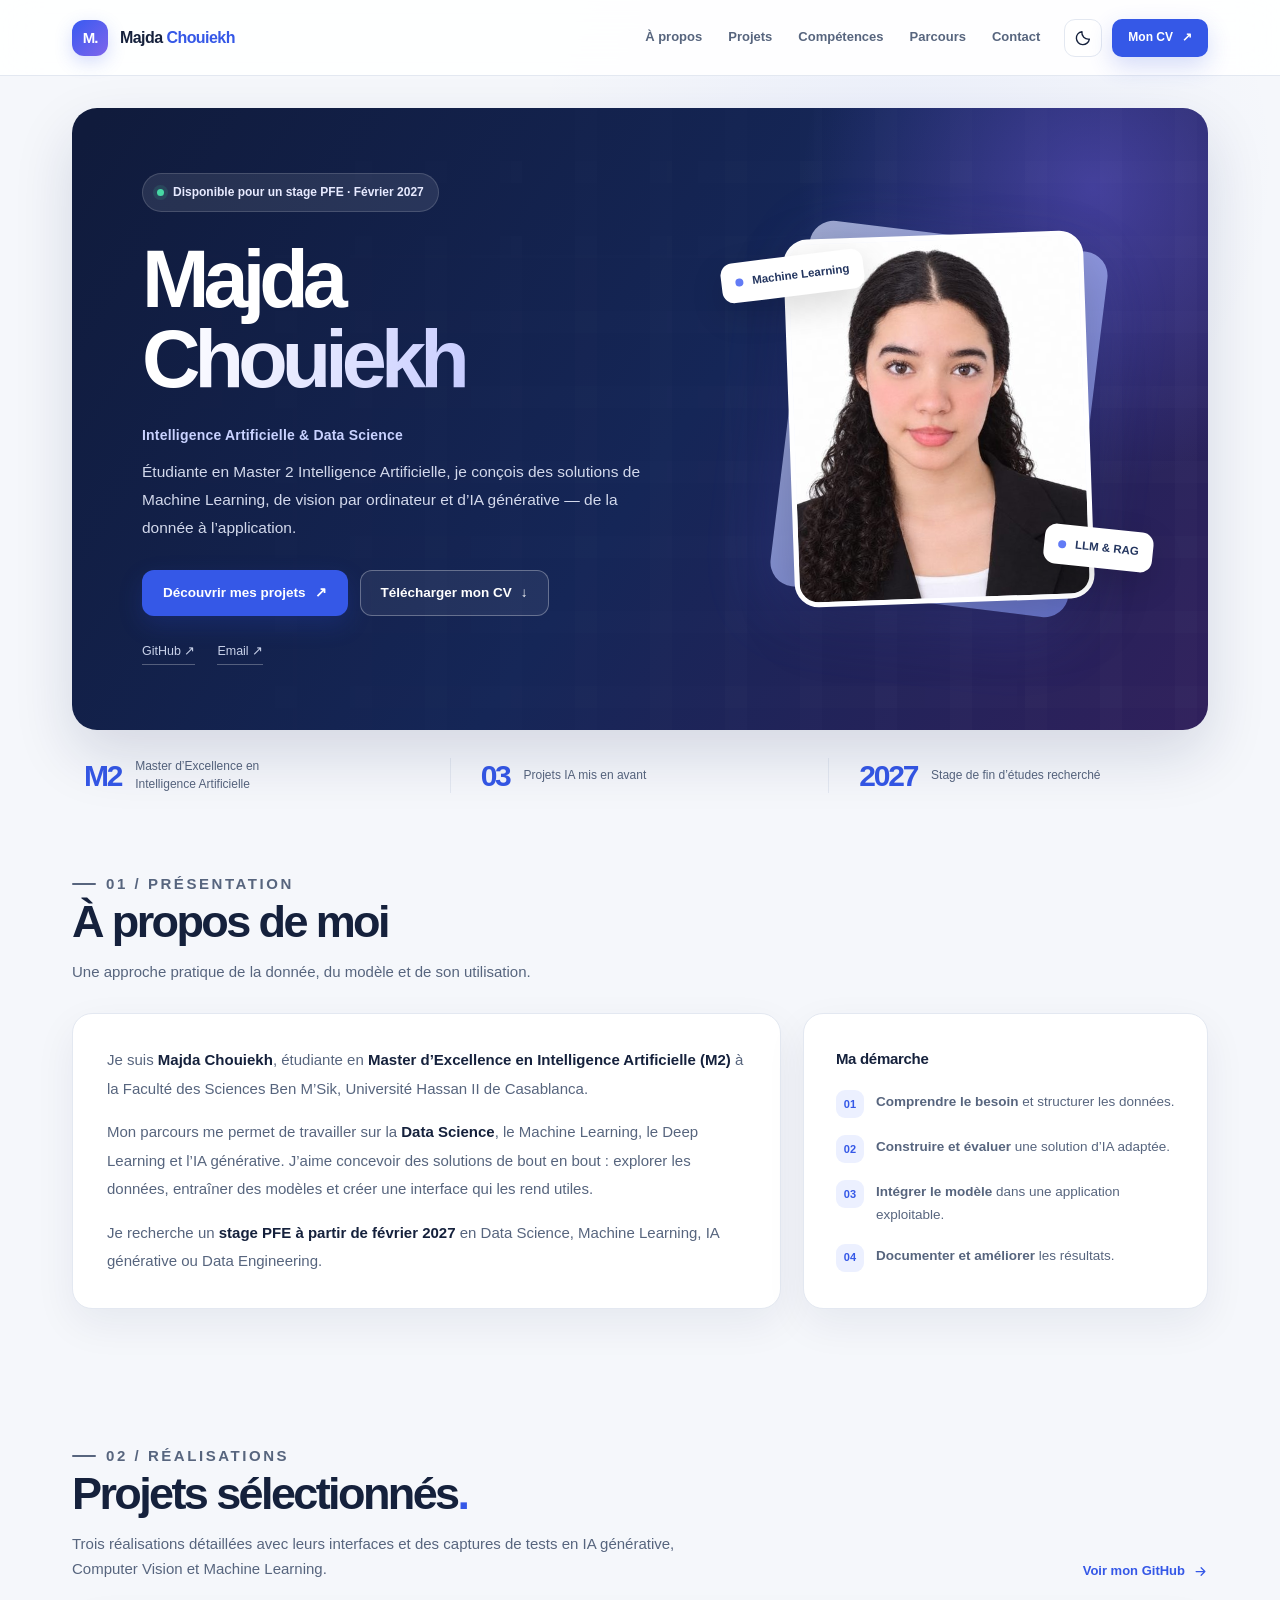
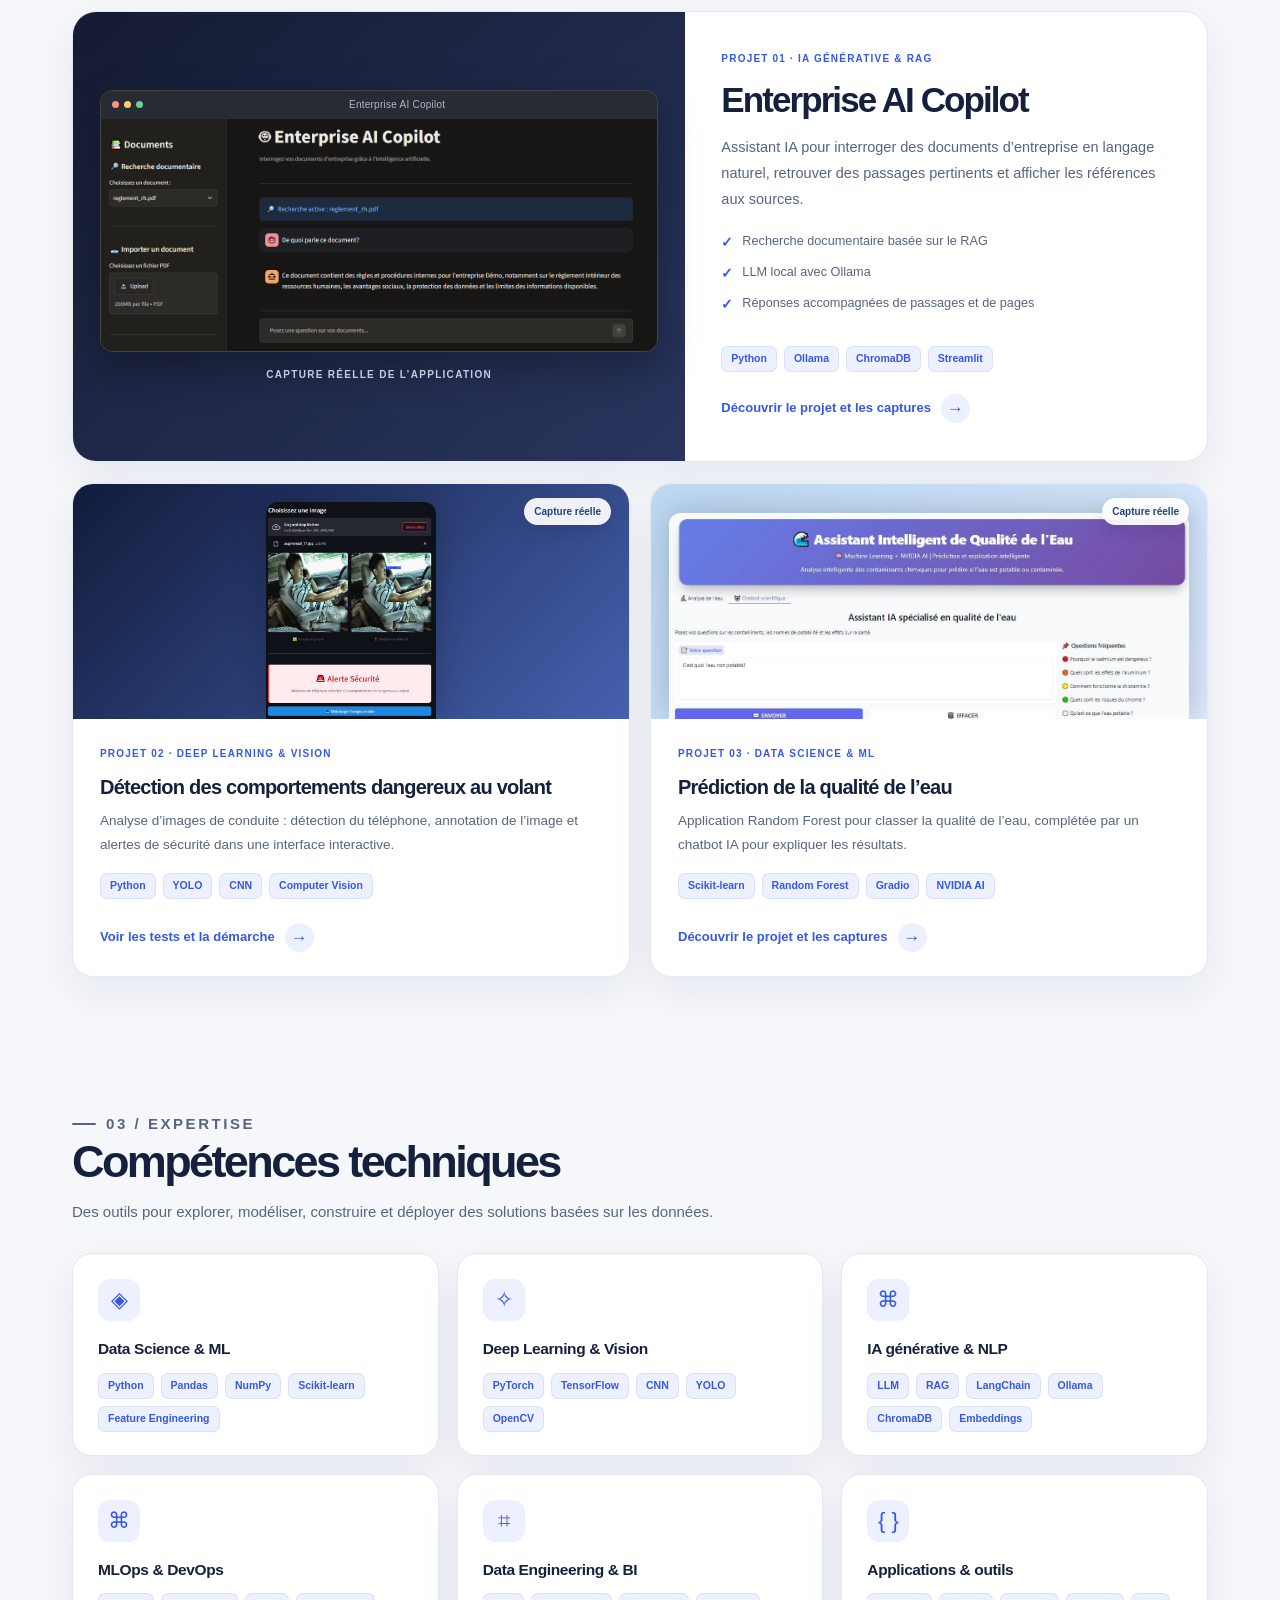
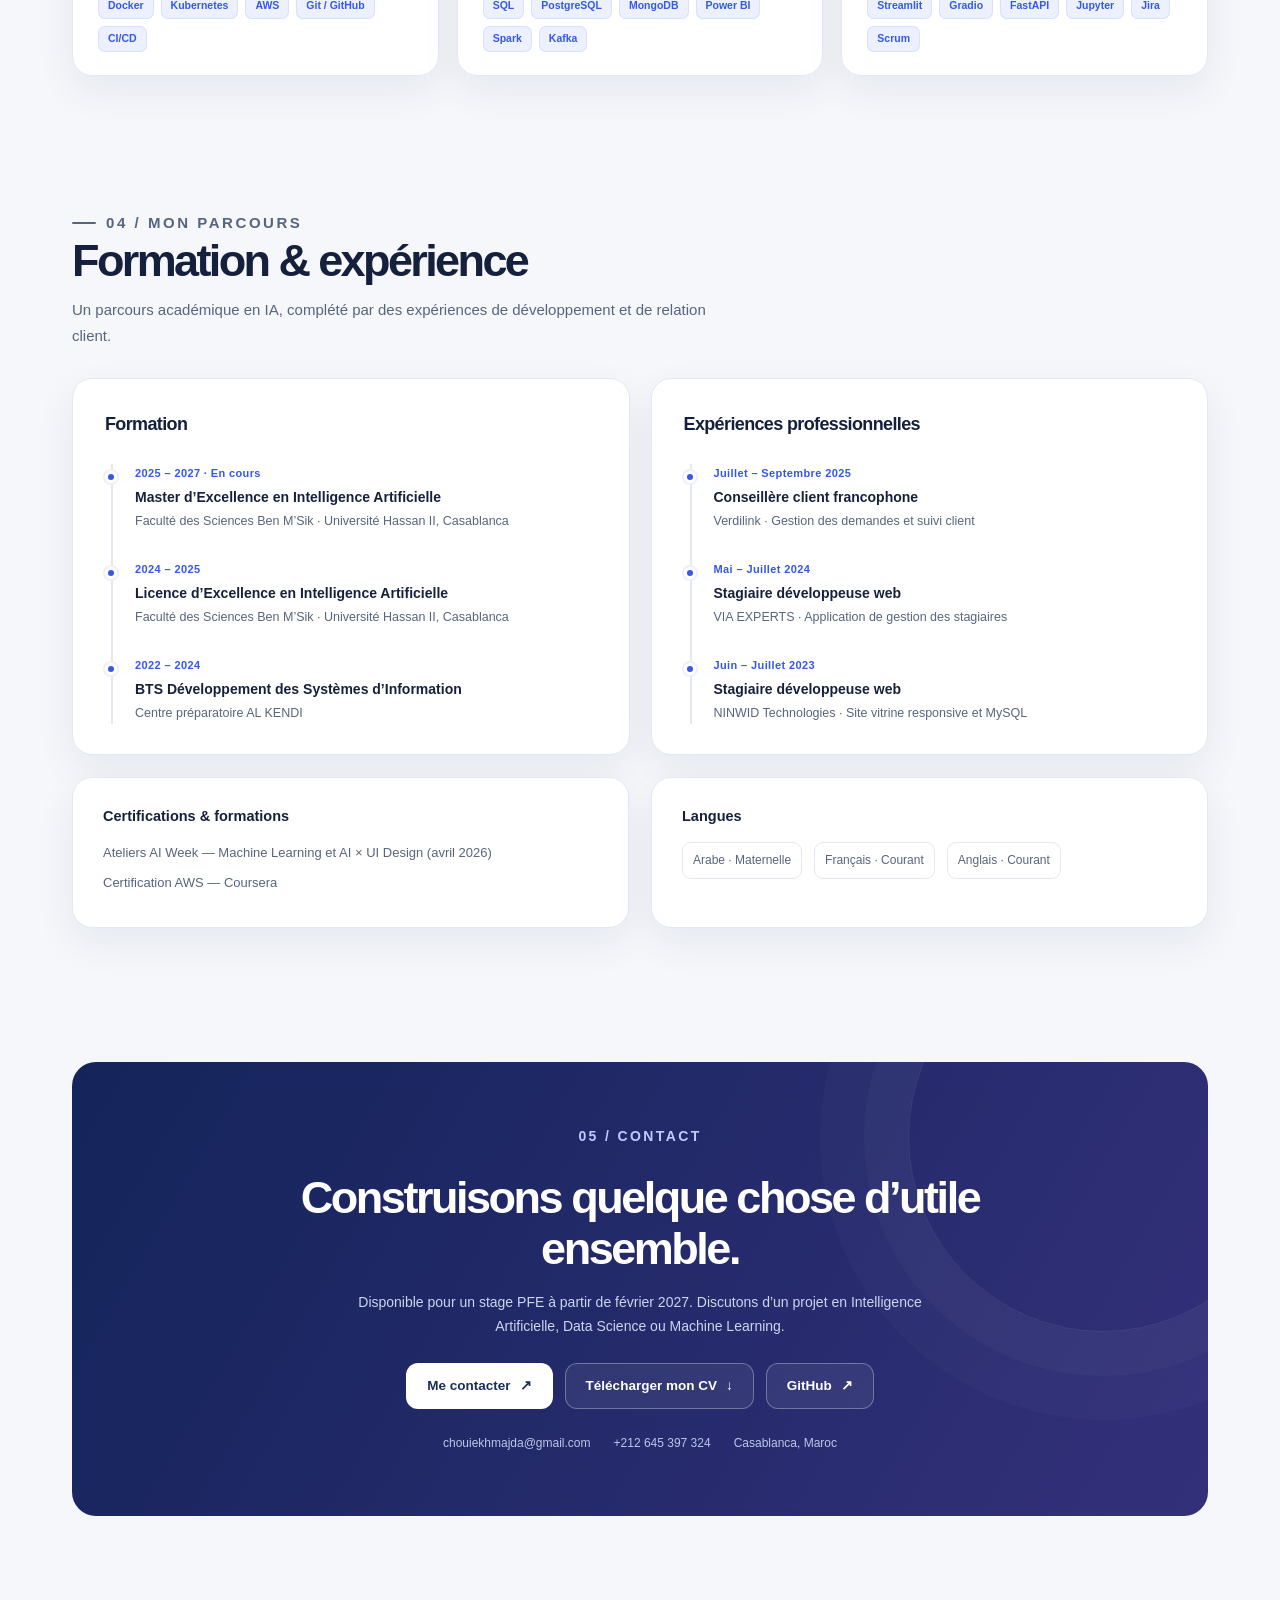
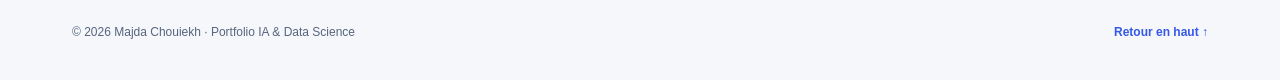
<file: index.html>
<!doctype html>
<html lang="fr">
<head>
  <meta charset="utf-8">
  <meta name="viewport" content="width=device-width, initial-scale=1, viewport-fit=cover">
  <meta name="description" content="Portfolio de Majda Chouiekh, étudiante en Master 2 Intelligence Artificielle. Projets en IA générative, Machine Learning, Data Science et Computer Vision. Disponible pour un stage PFE en février 2027.">
  <meta name="theme-color" content="#101b3a">
  <title>Majda Chouiekh | Portfolio IA & Data Science</title>
  <link rel="icon" type="image/svg+xml" href="assets/favicon.svg">
  <link rel="stylesheet" href="assets/style.css">
  <script src="assets/site.js" defer></script>
</head>
<body>
  <a class="skip" href="#main">Aller au contenu</a>
  <header class="site-header">
    <div class="container header-inner">
      <a class="brand" href="#accueil" aria-label="Majda Chouiekh — Retour à l'accueil">
        <span class="brand-mark">M.</span><span class="brand-name">Majda <span>Chouiekh</span></span>
      </a>
      <nav class="desktop-nav" aria-label="Navigation principale">
        <a href="#apropos">À propos</a><a href="#projets">Projets</a><a href="#competences">Compétences</a><a href="#parcours">Parcours</a><a href="#contact">Contact</a>
      </nav>
      <div class="header-actions">
        <button class="icon-button" type="button" data-theme-toggle aria-label="Activer le mode sombre" title="Mode sombre">
          <svg viewBox="0 0 24 24" data-moon aria-hidden="true"><path d="M20.5 13.4A8.6 8.6 0 0 1 10.6 3.5 8.7 8.7 0 1 0 20.5 13.4Z"/></svg>
          <svg viewBox="0 0 24 24" data-sun aria-hidden="true"><circle cx="12" cy="12" r="4"/><path d="M12 2v2m0 16v2M4.93 4.93l1.41 1.41m11.32 11.32 1.41 1.41M2 12h2m16 0h2M4.93 19.07l1.41-1.41M17.66 6.34l1.41-1.41"/></svg>
        </button>
        <a class="btn btn-primary btn-small header-cv" href="CV_Majda_Chouiekh_PFE_2027.pdf" target="_blank" rel="noopener">Mon CV <span aria-hidden="true">↗</span></a>
        <button class="menu-button" type="button" data-menu-toggle aria-controls="mobile-nav" aria-expanded="false" aria-label="Ouvrir le menu">
          <svg viewBox="0 0 24 24" aria-hidden="true"><path d="M4 7h16M4 12h16M4 17h16"/></svg>
        </button>
      </div>
    </div>
    <nav id="mobile-nav" class="mobile-nav" data-mobile-nav aria-hidden="true" aria-label="Navigation mobile">
      <a href="#apropos">À propos</a><a href="#projets">Projets</a><a href="#competences">Compétences</a><a href="#parcours">Parcours</a><a href="#contact">Contact</a><a href="CV_Majda_Chouiekh_PFE_2027.pdf" target="_blank" rel="noopener">Consulter mon CV ↗</a>
    </nav>
  </header>

  <main id="main">
    <div id="accueil" class="container hero-wrap">
      <section class="hero" aria-labelledby="hero-title">
        <div class="hero-main">
          <div class="available">Disponible pour un stage PFE · Février 2027</div>
          <h1 id="hero-title"><span>Majda</span><span class="name-last">Chouiekh</span></h1>
          <p class="hero-role">Intelligence Artificielle &amp; Data Science</p>
          <p class="hero-lead">Étudiante en Master 2 Intelligence Artificielle, je conçois des solutions de Machine Learning, de vision par ordinateur et d’IA générative — de la donnée à l’application.</p>
          <div class="hero-buttons">
            <a href="#projets" class="btn btn-primary">Découvrir mes projets <span aria-hidden="true">↗</span></a>
            <a href="CV_Majda_Chouiekh_PFE_2027.pdf" class="btn btn-ghost-light" download>Télécharger mon CV <span aria-hidden="true">↓</span></a>
          </div>
          <div class="hero-more"><a href="https://github.com/majdach" target="_blank" rel="noopener noreferrer">GitHub ↗</a><a href="mailto:chouiekhmajda@gmail.com">Email ↗</a></div>
        </div>
        <div class="hero-visual" aria-label="Portrait de Majda Chouiekh">
          <div class="portrait-back" aria-hidden="true"></div>
          <div class="portrait-front"><img src="assets/portrait-majda.jpg" alt="Portrait de Majda Chouiekh" width="440" height="541" fetchpriority="high"></div>
          <div class="floating-tag t1" aria-hidden="true"><span></span> Machine Learning</div>
          <div class="floating-tag t2" aria-hidden="true"><span></span> LLM &amp; RAG</div>
        </div>
      </section>
      <div class="facts" aria-label="En bref">
        <div class="fact"><div class="fact-num">M2</div><div class="fact-label">Master d’Excellence en Intelligence Artificielle</div></div>
        <div class="fact"><div class="fact-num">03</div><div class="fact-label">Projets IA mis en avant</div></div>
        <div class="fact"><div class="fact-num">2027</div><div class="fact-label">Stage de fin d’études recherché</div></div>
      </div>
    </div>

    <section class="section" id="apropos" aria-labelledby="about-title">
      <div class="container">
        <div class="section-heading"><div><p class="eyebrow">01 / Présentation</p><h2 id="about-title">À propos de moi</h2><p>Une approche pratique de la donnée, du modèle et de son utilisation.</p></div></div>
        <div class="about-grid">
          <div class="panel about-copy">
            <p>Je suis <strong>Majda Chouiekh</strong>, étudiante en <strong>Master d’Excellence en Intelligence Artificielle (M2)</strong> à la Faculté des Sciences Ben M’Sik, Université Hassan II de Casablanca.</p>
            <p>Mon parcours me permet de travailler sur la <strong>Data Science</strong>, le Machine Learning, le Deep Learning et l’IA générative. J’aime concevoir des solutions de bout en bout : explorer les données, entraîner des modèles et créer une interface qui les rend utiles.</p>
            <p>Je recherche un <strong>stage PFE à partir de février 2027</strong> en Data Science, Machine Learning, IA générative ou Data Engineering.</p>
          </div>
          <div class="panel approach">
            <h3>Ma démarche</h3>
            <ol class="approach-list">
              <li><span class="number">01</span><span><strong>Comprendre le besoin</strong> et structurer les données.</span></li>
              <li><span class="number">02</span><span><strong>Construire et évaluer</strong> une solution d’IA adaptée.</span></li>
              <li><span class="number">03</span><span><strong>Intégrer le modèle</strong> dans une application exploitable.</span></li>
              <li><span class="number">04</span><span><strong>Documenter et améliorer</strong> les résultats.</span></li>
            </ol>
          </div>
        </div>
      </div>
    </section>

    <section class="section-tight" id="projets" aria-labelledby="projects-title">
      <div class="container">
        <div class="section-heading">
          <div><p class="eyebrow">02 / Réalisations</p><h2 id="projects-title">Projets sélectionnés<span style="color:var(--brand)">.</span></h2><p>Trois réalisations détaillées avec leurs interfaces et des captures de tests en IA générative, Computer Vision et Machine Learning.</p></div>
          <a class="text-link" href="https://github.com/majdach" target="_blank" rel="noopener noreferrer">Voir mon GitHub <svg viewBox="0 0 24 24" aria-hidden="true"><path d="M5 12h14m-6-6 6 6-6 6"/></svg></a>
        </div>

        <a class="feature-card" href="copilot.html" aria-label="Voir tous les détails et captures d'écran du projet Enterprise AI Copilot">
          <div class="feature-visual">
            <div class="browser" aria-hidden="true">
              <div class="browser-top"><span class="browser-dot"></span><span class="browser-dot"></span><span class="browser-dot"></span><span class="browser-title">Enterprise AI Copilot</span></div>
              <img src="assets/copilot-interface.png" alt="" width="1334" height="556" loading="lazy">
            </div>
            <div class="visual-caption">Capture réelle de l’application</div>
          </div>
          <div class="feature-info">
            <div class="project-kicker">Projet 01 · IA générative &amp; RAG</div>
            <h3>Enterprise AI Copilot</h3>
            <p>Assistant IA pour interroger des documents d’entreprise en langage naturel, retrouver des passages pertinents et afficher les références aux sources.</p>
            <ul class="project-highlights">
              <li>Recherche documentaire basée sur le RAG</li>
              <li>LLM local avec Ollama</li>
              <li>Réponses accompagnées de passages et de pages</li>
            </ul>
            <div class="tags"><span class="tag">Python</span><span class="tag">Ollama</span><span class="tag">ChromaDB</span><span class="tag">Streamlit</span></div>
            <span class="feature-cta">Découvrir le projet et les captures <span class="round-arrow" aria-hidden="true">→</span></span>
          </div>
        </a>

        <div class="project-grid">
          <a class="project-card project-card-link" href="detection-conduite.html" aria-label="Voir les détails et les captures du projet de détection au volant">
            <div class="project-art project-photo vision"><span class="real-shot-label">Capture réelle</span><img src="assets/detection-phone-01.png" alt="Téléphone au volant détecté et alerte" width="588" height="749" loading="lazy"></div>
            <div class="project-body"><div class="project-kicker">Projet 02 · Deep Learning &amp; Vision</div><h3>Détection des comportements dangereux au volant</h3>
              <p>Analyse d’images de conduite : détection du téléphone, annotation de l’image et alertes de sécurité dans une interface interactive.</p>
              <div class="tags"><span class="tag">Python</span><span class="tag">YOLO</span><span class="tag">CNN</span><span class="tag">Computer Vision</span></div>
              <span class="feature-cta">Voir les tests et la démarche <span class="round-arrow" aria-hidden="true">→</span></span></div>
          </a>
          <a class="project-card project-card-link" href="qualite-eau.html" aria-label="Voir les détails et les captures du projet qualité de l’eau">
            <div class="project-art project-photo water"><span class="real-shot-label">Capture réelle</span><img src="assets/water-chatbot.png" alt="Chatbot scientifique du projet qualité de l’eau" width="1191" height="588" loading="lazy"></div>
            <div class="project-body"><div class="project-kicker">Projet 03 · Data Science &amp; ML</div><h3>Prédiction de la qualité de l’eau</h3>
              <p>Application Random Forest pour classer la qualité de l’eau, complétée par un chatbot IA pour expliquer les résultats.</p>
              <div class="tags"><span class="tag">Scikit-learn</span><span class="tag">Random Forest</span><span class="tag">Gradio</span><span class="tag">NVIDIA AI</span></div>
              <span class="feature-cta">Découvrir le projet et les captures <span class="round-arrow" aria-hidden="true">→</span></span></div>
          </a>
        </div>
    </section>

    <section class="section" id="competences" aria-labelledby="skills-title">
      <div class="container">
        <div class="section-heading"><div><p class="eyebrow">03 / Expertise</p><h2 id="skills-title">Compétences techniques</h2><p>Des outils pour explorer, modéliser, construire et déployer des solutions basées sur les données.</p></div></div>
        <div class="skills-grid">
          <div class="panel skill-card"><div class="skill-icon" aria-hidden="true">◈</div><h3>Data Science &amp; ML</h3><div class="tags"><span class="tag">Python</span><span class="tag">Pandas</span><span class="tag">NumPy</span><span class="tag">Scikit-learn</span><span class="tag">Feature Engineering</span></div></div>
          <div class="panel skill-card"><div class="skill-icon" aria-hidden="true">✧</div><h3>Deep Learning &amp; Vision</h3><div class="tags"><span class="tag">PyTorch</span><span class="tag">TensorFlow</span><span class="tag">CNN</span><span class="tag">YOLO</span><span class="tag">OpenCV</span></div></div>
          <div class="panel skill-card"><div class="skill-icon" aria-hidden="true">⌘</div><h3>IA générative &amp; NLP</h3><div class="tags"><span class="tag">LLM</span><span class="tag">RAG</span><span class="tag">LangChain</span><span class="tag">Ollama</span><span class="tag">ChromaDB</span><span class="tag">Embeddings</span></div></div>
          <div class="panel skill-card"><div class="skill-icon" aria-hidden="true">⌘</div><h3>MLOps &amp; DevOps</h3><div class="tags"><span class="tag">Docker</span><span class="tag">Kubernetes</span><span class="tag">AWS</span><span class="tag">Git / GitHub</span><span class="tag">CI/CD</span></div></div>
          <div class="panel skill-card"><div class="skill-icon" aria-hidden="true">⌗</div><h3>Data Engineering &amp; BI</h3><div class="tags"><span class="tag">SQL</span><span class="tag">PostgreSQL</span><span class="tag">MongoDB</span><span class="tag">Power BI</span><span class="tag">Spark</span><span class="tag">Kafka</span></div></div>
          <div class="panel skill-card"><div class="skill-icon" aria-hidden="true">{ }</div><h3>Applications &amp; outils</h3><div class="tags"><span class="tag">Streamlit</span><span class="tag">Gradio</span><span class="tag">FastAPI</span><span class="tag">Jupyter</span><span class="tag">Jira</span><span class="tag">Scrum</span></div></div>
        </div>
      </div>
    </section>

    <section class="section-tight" id="parcours" aria-labelledby="journey-title">
      <div class="container">
        <div class="section-heading"><div><p class="eyebrow">04 / Mon parcours</p><h2 id="journey-title">Formation &amp; expérience</h2><p>Un parcours académique en IA, complété par des expériences de développement et de relation client.</p></div></div>
        <div class="timeline-grid">
          <div class="panel timeline">
            <h3>Formation</h3>
            <div class="timeline-list">
              <div class="timeline-item"><div class="timeline-date">2025 – 2027 · En cours</div><h4>Master d’Excellence en Intelligence Artificielle</h4><p>Faculté des Sciences Ben M’Sik · Université Hassan II, Casablanca</p></div>
              <div class="timeline-item"><div class="timeline-date">2024 – 2025</div><h4>Licence d’Excellence en Intelligence Artificielle</h4><p>Faculté des Sciences Ben M’Sik · Université Hassan II, Casablanca</p></div>
              <div class="timeline-item"><div class="timeline-date">2022 – 2024</div><h4>BTS Développement des Systèmes d’Information</h4><p>Centre préparatoire AL KENDI</p></div>
            </div>
          </div>
          <div class="panel timeline">
            <h3>Expériences professionnelles</h3>
            <div class="timeline-list">
              <div class="timeline-item"><div class="timeline-date">Juillet – Septembre 2025</div><h4>Conseillère client francophone</h4><p>Verdilink · Gestion des demandes et suivi client</p></div>
              <div class="timeline-item"><div class="timeline-date">Mai – Juillet 2024</div><h4>Stagiaire développeuse web</h4><p>VIA EXPERTS · Application de gestion des stagiaires</p></div>
              <div class="timeline-item"><div class="timeline-date">Juin – Juillet 2023</div><h4>Stagiaire développeuse web</h4><p>NINWID Technologies · Site vitrine responsive et MySQL</p></div>
            </div>
          </div>
        </div>
        <div class="extra-grid">
          <div class="panel extra"><h3>Certifications &amp; formations</h3><p>Ateliers AI Week — Machine Learning et AI × UI Design (avril 2026)</p><p>Certification AWS — Coursera</p></div>
          <div class="panel extra"><h3>Langues</h3><div class="language-tags"><span>Arabe · Maternelle</span><span>Français · Courant</span><span>Anglais · Courant</span></div></div>
        </div>
      </div>
    </section>

    <section class="section" id="contact" aria-labelledby="contact-title">
      <div class="container">
        <div class="contact-box">
          <p class="eyebrow">05 / Contact</p>
          <h2 id="contact-title">Construisons quelque chose d’utile ensemble.</h2>
          <p>Disponible pour un stage PFE à partir de février 2027. Discutons d’un projet en Intelligence Artificielle, Data Science ou Machine Learning.</p>
          <div class="contact-actions">
            <a class="btn btn-light" href="mailto:chouiekhmajda@gmail.com?subject=Proposition%20de%20stage%20PFE%20-%20Majda%20Chouiekh">Me contacter <span aria-hidden="true">↗</span></a>
            <a class="btn btn-ghost-light" href="CV_Majda_Chouiekh_PFE_2027.pdf" download>Télécharger mon CV <span aria-hidden="true">↓</span></a>
            <a class="btn btn-ghost-light" href="https://github.com/majdach" target="_blank" rel="noopener noreferrer">GitHub <span aria-hidden="true">↗</span></a>
          </div>
          <div class="contact-details"><a href="mailto:chouiekhmajda@gmail.com">chouiekhmajda@gmail.com</a><a href="tel:+212645397324">+212 645 397 324</a><span>Casablanca, Maroc</span></div>
        </div>
      </div>
    </section>
  </main>
  <footer class="container site-footer"><div>© 2026 Majda Chouiekh · Portfolio IA &amp; Data Science</div><div><a href="#accueil">Retour en haut ↑</a></div></footer>
</body>
</html>
</file>
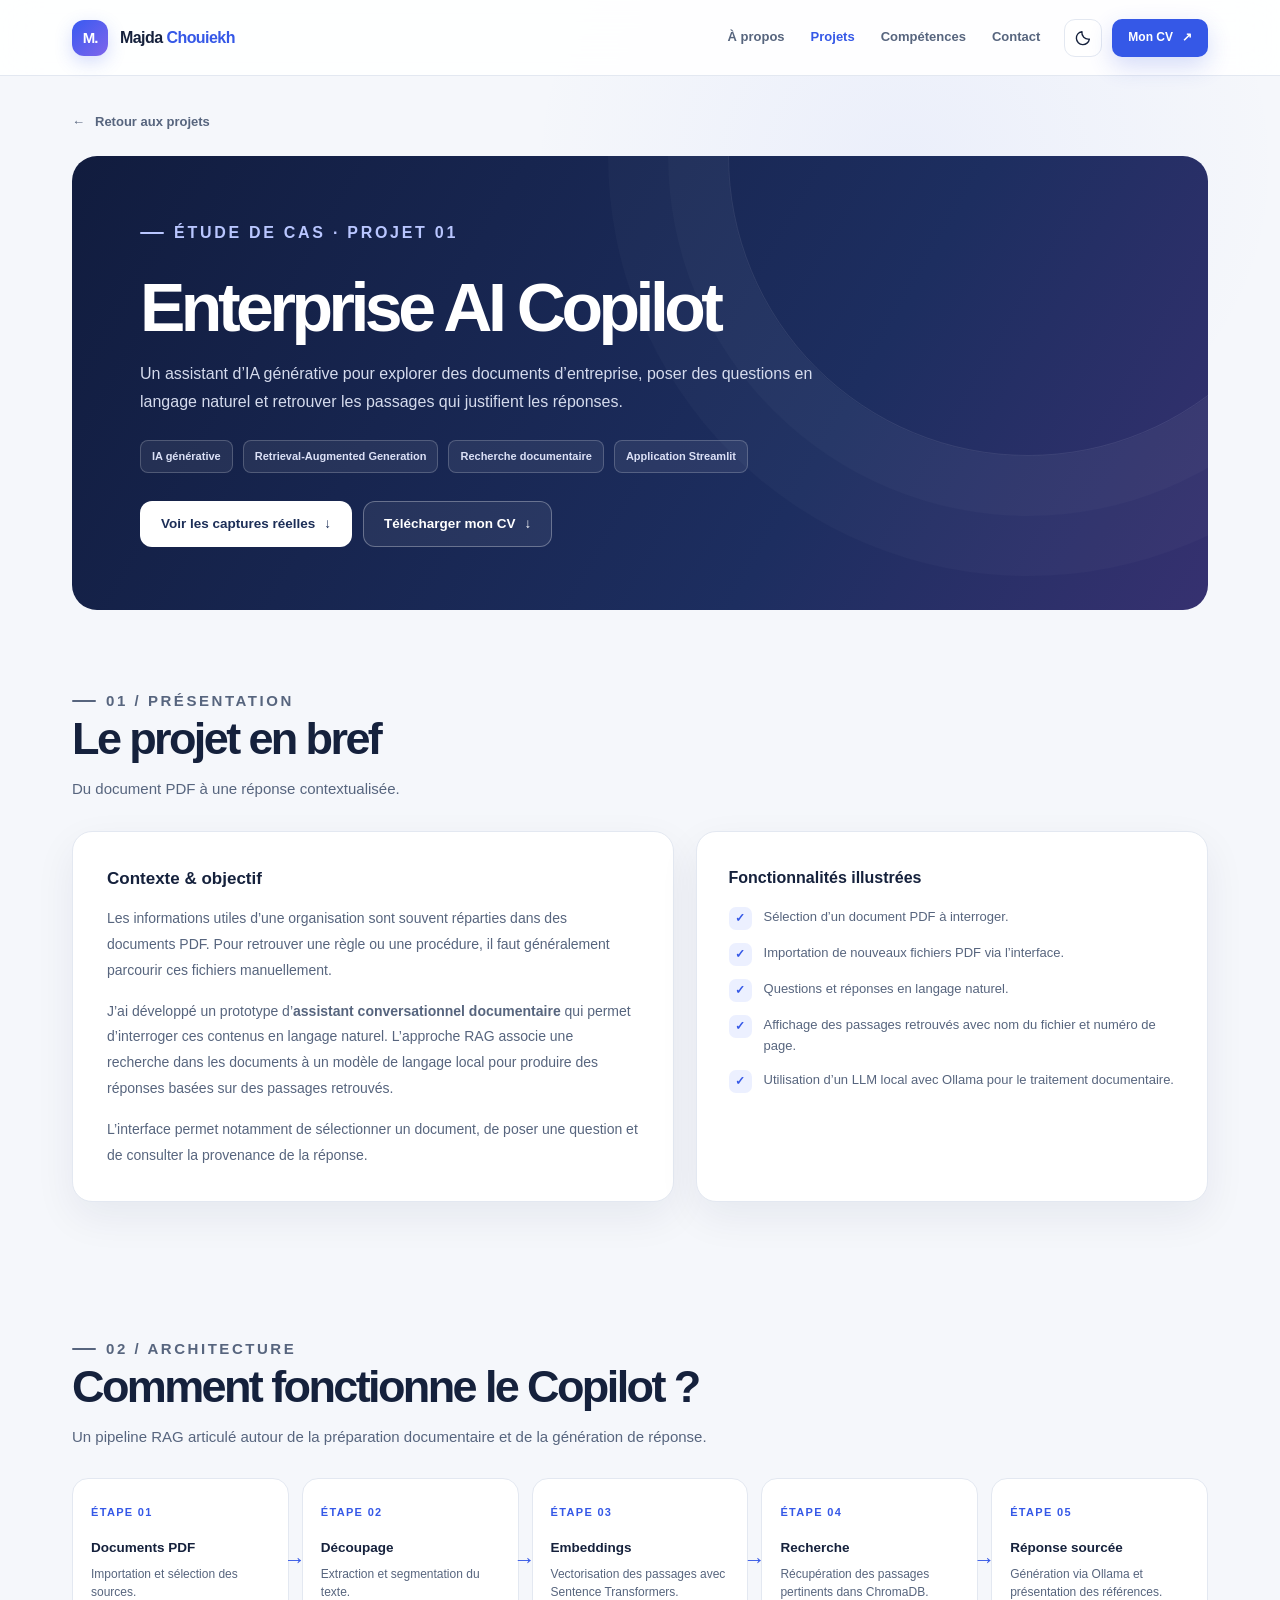
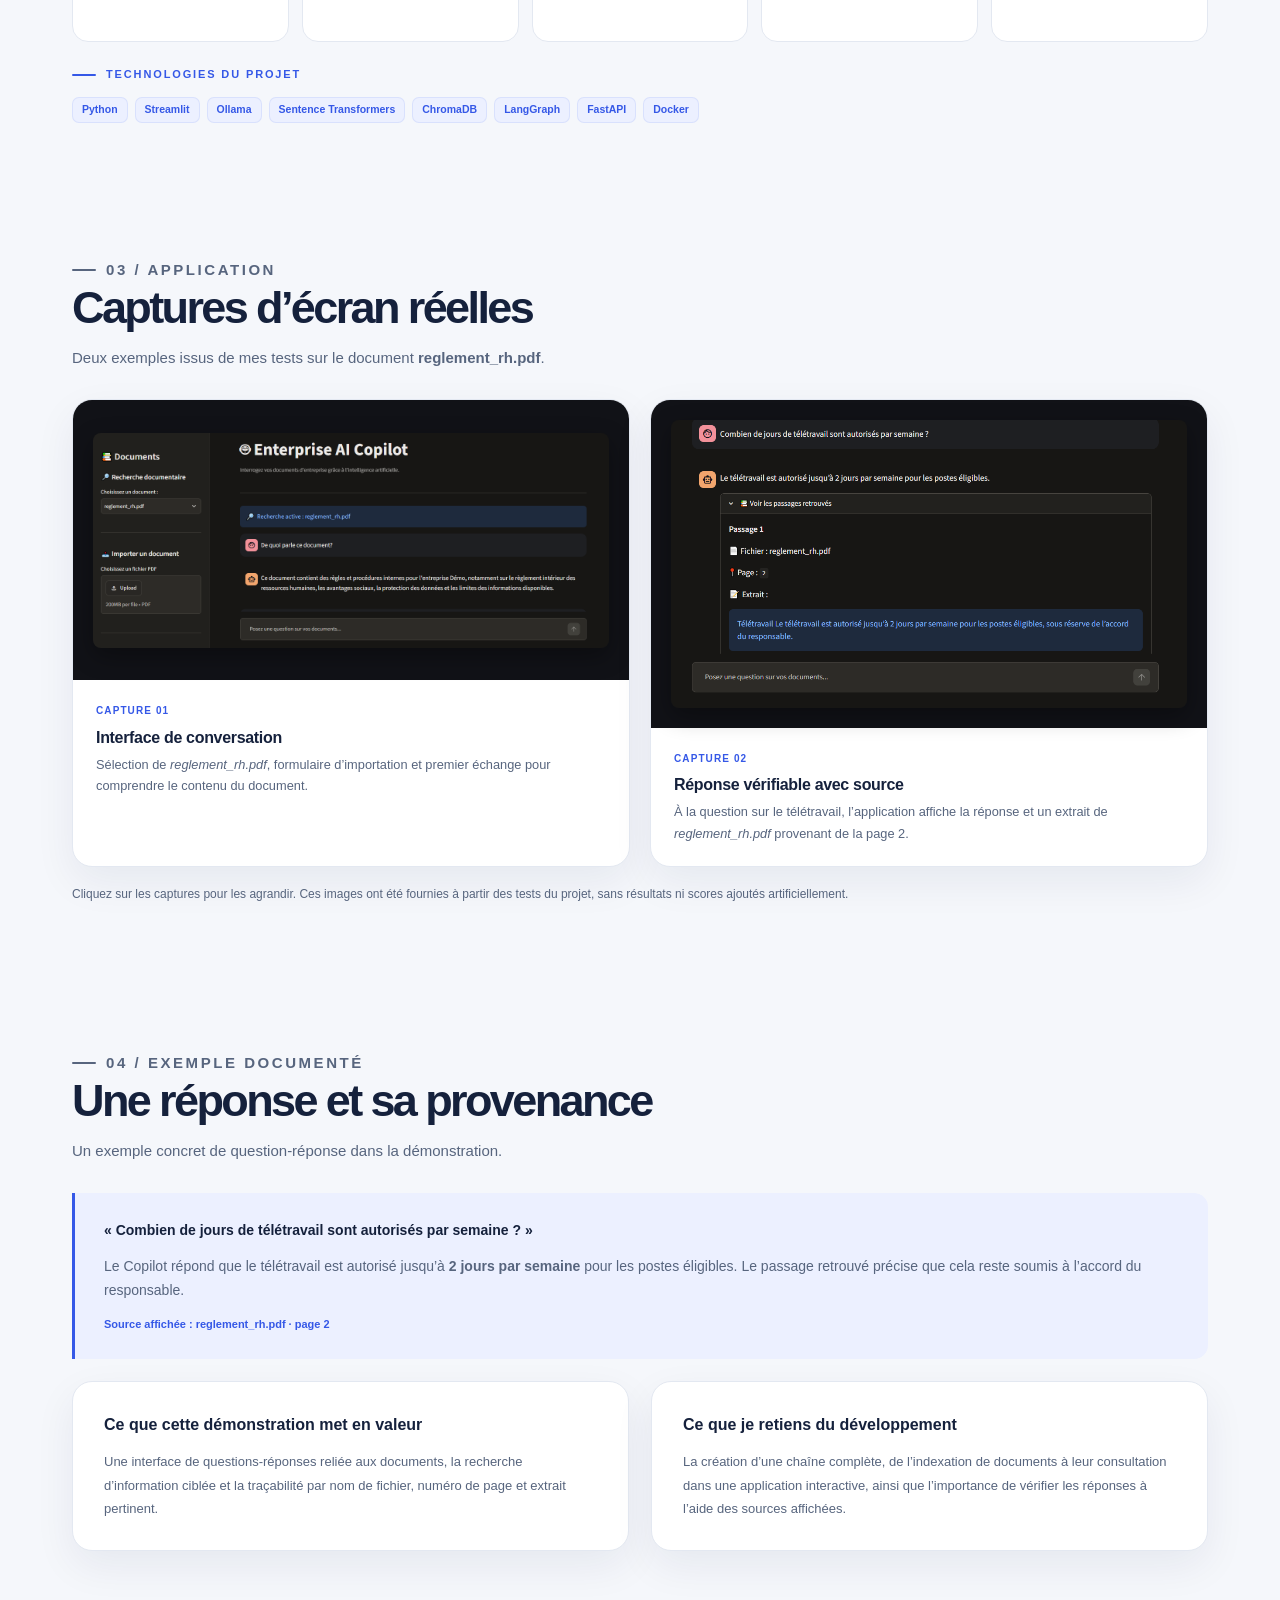
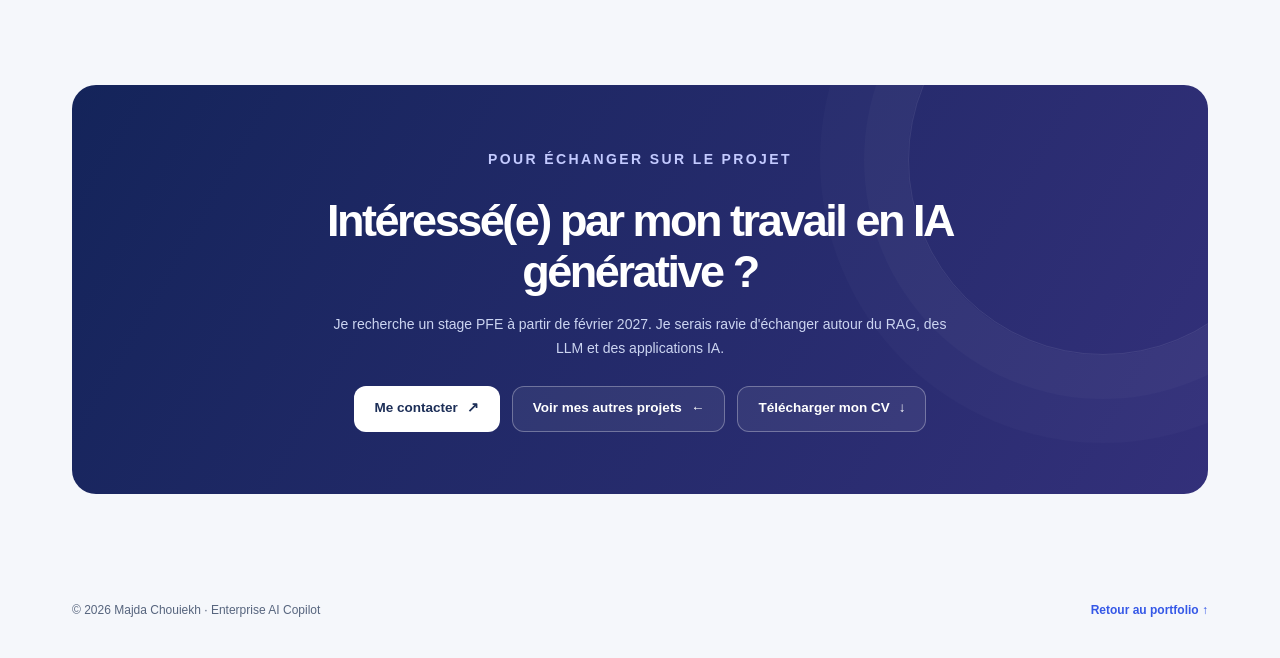
<file: copilot.html>
<!doctype html>
<html lang="fr">
<head>
  <meta charset="utf-8">
  <meta name="viewport" content="width=device-width, initial-scale=1, viewport-fit=cover">
  <meta name="description" content="Enterprise AI Copilot : projet de Majda Chouiekh en IA générative et RAG. Architecture, outils, captures réelles et réponses documentées avec citations.">
  <meta name="theme-color" content="#111c3e">
  <title>Enterprise AI Copilot — Projet | Majda Chouiekh</title>
  <link rel="icon" type="image/svg+xml" href="assets/favicon.svg">
  <link rel="stylesheet" href="assets/style.css">
  <script src="assets/site.js" defer></script>
</head>
<body>
  <a class="skip" href="#main">Aller au contenu</a>
  <header class="site-header">
    <div class="container header-inner">
      <a class="brand" href="index.html" aria-label="Retour au portfolio de Majda Chouiekh"><span class="brand-mark">M.</span><span class="brand-name">Majda <span>Chouiekh</span></span></a>
      <nav class="desktop-nav" aria-label="Navigation principale"><a href="index.html#apropos">À propos</a><a href="index.html#projets" aria-current="page">Projets</a><a href="index.html#competences">Compétences</a><a href="index.html#contact">Contact</a></nav>
      <div class="header-actions">
        <button class="icon-button" type="button" data-theme-toggle aria-label="Activer le mode sombre" title="Mode sombre"><svg viewBox="0 0 24 24" data-moon aria-hidden="true"><path d="M20.5 13.4A8.6 8.6 0 0 1 10.6 3.5 8.7 8.7 0 1 0 20.5 13.4Z"/></svg><svg viewBox="0 0 24 24" data-sun aria-hidden="true"><circle cx="12" cy="12" r="4"/><path d="M12 2v2m0 16v2M4.93 4.93l1.41 1.41m11.32 11.32 1.41 1.41M2 12h2m16 0h2M4.93 19.07l1.41-1.41M17.66 6.34l1.41-1.41"/></svg></button>
        <a class="btn btn-primary btn-small header-cv" href="CV_Majda_Chouiekh_PFE_2027.pdf" target="_blank" rel="noopener">Mon CV <span aria-hidden="true">↗</span></a>
        <button class="menu-button" type="button" data-menu-toggle aria-controls="mobile-nav" aria-expanded="false" aria-label="Ouvrir le menu"><svg viewBox="0 0 24 24" aria-hidden="true"><path d="M4 7h16M4 12h16M4 17h16"/></svg></button>
      </div>
    </div>
    <nav id="mobile-nav" class="mobile-nav" data-mobile-nav aria-hidden="true" aria-label="Navigation mobile"><a href="index.html">Accueil</a><a href="index.html#projets">Tous les projets</a><a href="index.html#competences">Compétences</a><a href="index.html#contact">Contact</a><a href="CV_Majda_Chouiekh_PFE_2027.pdf" target="_blank" rel="noopener">Consulter mon CV ↗</a></nav>
  </header>
  <main id="main">
    <div class="container project-header">
      <a href="index.html#projets" class="back-link"><span aria-hidden="true">←</span> Retour aux projets</a>
      <header class="case-hero">
        <p class="eyebrow">Étude de cas · Projet 01</p>
        <h1>Enterprise AI Copilot</h1>
        <p>Un assistant d’IA générative pour explorer des documents d’entreprise, poser des questions en langage naturel et retrouver les passages qui justifient les réponses.</p>
        <div class="case-meta"><span>IA générative</span><span>Retrieval-Augmented Generation</span><span>Recherche documentaire</span><span>Application Streamlit</span></div>
        <div class="case-hero-buttons"><a href="#captures" class="btn btn-light">Voir les captures réelles <span aria-hidden="true">↓</span></a><a href="CV_Majda_Chouiekh_PFE_2027.pdf" download class="btn btn-ghost-light">Télécharger mon CV <span aria-hidden="true">↓</span></a></div>
      </header>
    </div>

    <section class="section" id="presentation" aria-labelledby="overview-title">
      <div class="container">
        <div class="section-heading"><div><p class="eyebrow">01 / Présentation</p><h2 id="overview-title">Le projet en bref</h2><p>Du document PDF à une réponse contextualisée.</p></div></div>
        <div class="case-intro">
          <div class="panel case-copy">
            <h3>Contexte &amp; objectif</h3>
            <p>Les informations utiles d’une organisation sont souvent réparties dans des documents PDF. Pour retrouver une règle ou une procédure, il faut généralement parcourir ces fichiers manuellement.</p>
            <p>J’ai développé un prototype d’<strong>assistant conversationnel documentaire</strong> qui permet d’interroger ces contenus en langage naturel. L’approche RAG associe une recherche dans les documents à un modèle de langage local pour produire des réponses basées sur des passages retrouvés.</p>
            <p>L’interface permet notamment de sélectionner un document, de poser une question et de consulter la provenance de la réponse.</p>
          </div>
          <div class="panel case-aside">
            <h3>Fonctionnalités illustrées</h3>
            <ul>
              <li><span class="check">✓</span><span>Sélection d’un document PDF à interroger.</span></li>
              <li><span class="check">✓</span><span>Importation de nouveaux fichiers PDF via l’interface.</span></li>
              <li><span class="check">✓</span><span>Questions et réponses en langage naturel.</span></li>
              <li><span class="check">✓</span><span>Affichage des passages retrouvés avec nom du fichier et numéro de page.</span></li>
              <li><span class="check">✓</span><span>Utilisation d’un LLM local avec Ollama pour le traitement documentaire.</span></li>
            </ul>
          </div>
        </div>
      </div>
    </section>

    <section class="section-tight" id="architecture" aria-labelledby="architecture-title">
      <div class="container">
        <div class="section-heading"><div><p class="eyebrow">02 / Architecture</p><h2 id="architecture-title">Comment fonctionne le Copilot ?</h2><p>Un pipeline RAG articulé autour de la préparation documentaire et de la génération de réponse.</p></div></div>
        <div class="workflow" aria-label="Étapes conceptuelles du traitement documentaire">
          <div class="step"><span class="step-number">ÉTAPE 01</span><h3>Documents PDF</h3><p>Importation et sélection des sources.</p></div>
          <div class="step"><span class="step-number">ÉTAPE 02</span><h3>Découpage</h3><p>Extraction et segmentation du texte.</p></div>
          <div class="step"><span class="step-number">ÉTAPE 03</span><h3>Embeddings</h3><p>Vectorisation des passages avec Sentence Transformers.</p></div>
          <div class="step"><span class="step-number">ÉTAPE 04</span><h3>Recherche</h3><p>Récupération des passages pertinents dans ChromaDB.</p></div>
          <div class="step"><span class="step-number">ÉTAPE 05</span><h3>Réponse sourcée</h3><p>Génération via Ollama et présentation des références.</p></div>
        </div>
        <div style="margin-top:23px"><p class="eyebrow">Technologies du projet</p><div class="tags" style="margin-bottom:0"><span class="tag">Python</span><span class="tag">Streamlit</span><span class="tag">Ollama</span><span class="tag">Sentence Transformers</span><span class="tag">ChromaDB</span><span class="tag">LangGraph</span><span class="tag">FastAPI</span><span class="tag">Docker</span></div></div>
      </div>
    </section>

    <section class="section" id="captures" aria-labelledby="screens-title">
      <div class="container">
        <div class="section-heading"><div><p class="eyebrow">03 / Application</p><h2 id="screens-title">Captures d’écran réelles</h2><p>Deux exemples issus de mes tests sur le document <strong>reglement_rh.pdf</strong>.</p></div></div>
        <div class="screens-grid">
          <figure class="panel shot" style="margin:0">
            <button type="button" class="shot-image" data-lightbox-image="assets/copilot-interface.png" data-lightbox-title="Interface Enterprise AI Copilot — dialogue documentaire" aria-label="Agrandir la capture de l’interface du Copilot"><img src="assets/copilot-interface.png" alt="Interface sombre Enterprise AI Copilot : sélection de reglement_rh.pdf, import PDF et réponse à une question sur le document" width="1334" height="556" loading="lazy"></button>
            <figcaption class="shot-body"><div class="shot-count">Capture 01</div><h3>Interface de conversation</h3><p>Sélection de <em>reglement_rh.pdf</em>, formulaire d’importation et premier échange pour comprendre le contenu du document.</p></figcaption>
          </figure>
          <figure class="panel shot" style="margin:0">
            <button type="button" class="shot-image" data-lightbox-image="assets/copilot-sources.png" data-lightbox-title="Réponse avec passages et citation de source" aria-label="Agrandir la capture de réponse sourcée"><img src="assets/copilot-sources.png" alt="Question sur le nombre de jours de télétravail et réponse du Copilot : jusqu’à 2 jours par semaine, avec extrait retrouvé et indication de la page 2" width="990" height="551" loading="lazy"></button>
            <figcaption class="shot-body"><div class="shot-count">Capture 02</div><h3>Réponse vérifiable avec source</h3><p>À la question sur le télétravail, l’application affiche la réponse et un extrait de <em>reglement_rh.pdf</em> provenant de la page 2.</p></figcaption>
          </figure>
        </div>
        <p class="shot-note">Cliquez sur les captures pour les agrandir. Ces images ont été fournies à partir des tests du projet, sans résultats ni scores ajoutés artificiellement.</p>
      </div>
    </section>

    <section class="section-tight" id="resultat" aria-labelledby="result-title">
      <div class="container">
        <div class="section-heading"><div><p class="eyebrow">04 / Exemple documenté</p><h2 id="result-title">Une réponse et sa provenance</h2><p>Un exemple concret de question-réponse dans la démonstration.</p></div></div>
        <div class="quote-box">
          <p class="q">« Combien de jours de télétravail sont autorisés par semaine ? »</p>
          <p class="a">Le Copilot répond que le télétravail est autorisé jusqu’à <strong>2 jours par semaine</strong> pour les postes éligibles. Le passage retrouvé précise que cela reste soumis à l’accord du responsable.</p>
          <div class="source">Source affichée : reglement_rh.pdf · page 2</div>
        </div>
        <div class="insight" style="margin-top:22px">
          <div class="panel"><h3>Ce que cette démonstration met en valeur</h3><p>Une interface de questions-réponses reliée aux documents, la recherche d’information ciblée et la traçabilité par nom de fichier, numéro de page et extrait pertinent.</p></div>
          <div class="panel"><h3>Ce que je retiens du développement</h3><p>La création d’une chaîne complète, de l’indexation de documents à leur consultation dans une application interactive, ainsi que l’importance de vérifier les réponses à l’aide des sources affichées.</p></div>
        </div>
      </div>
    </section>

    <section class="section" id="contact" aria-labelledby="connect-title">
      <div class="container">
        <div class="contact-box">
          <p class="eyebrow">Pour échanger sur le projet</p>
          <h2 id="connect-title">Intéressé(e) par mon travail en IA générative ?</h2>
          <p>Je recherche un stage PFE à partir de février 2027. Je serais ravie d'échanger autour du RAG, des LLM et des applications IA.</p>
          <div class="contact-actions"><a class="btn btn-light" href="mailto:chouiekhmajda@gmail.com?subject=Enterprise%20AI%20Copilot%20-%20Majda%20Chouiekh">Me contacter <span aria-hidden="true">↗</span></a><a href="index.html#projets" class="btn btn-ghost-light">Voir mes autres projets <span aria-hidden="true">←</span></a><a href="CV_Majda_Chouiekh_PFE_2027.pdf" download class="btn btn-ghost-light">Télécharger mon CV <span aria-hidden="true">↓</span></a></div>
        </div>
      </div>
    </section>
  </main>
  <footer class="container site-footer"><div>© 2026 Majda Chouiekh · Enterprise AI Copilot</div><div><a href="index.html">Retour au portfolio ↑</a></div></footer>
  <dialog class="lightbox" id="image-lightbox" aria-label="Agrandissement d’une capture d’écran"><div class="lightbox-inner"><div class="lightbox-top"><span data-lightbox-caption>Capture du projet</span><button type="button" data-close-lightbox aria-label="Fermer la capture">Fermer ✕</button></div><img src="assets/copilot-interface.png" alt="Capture du projet"></div></dialog>
</body>
</html>
</file>
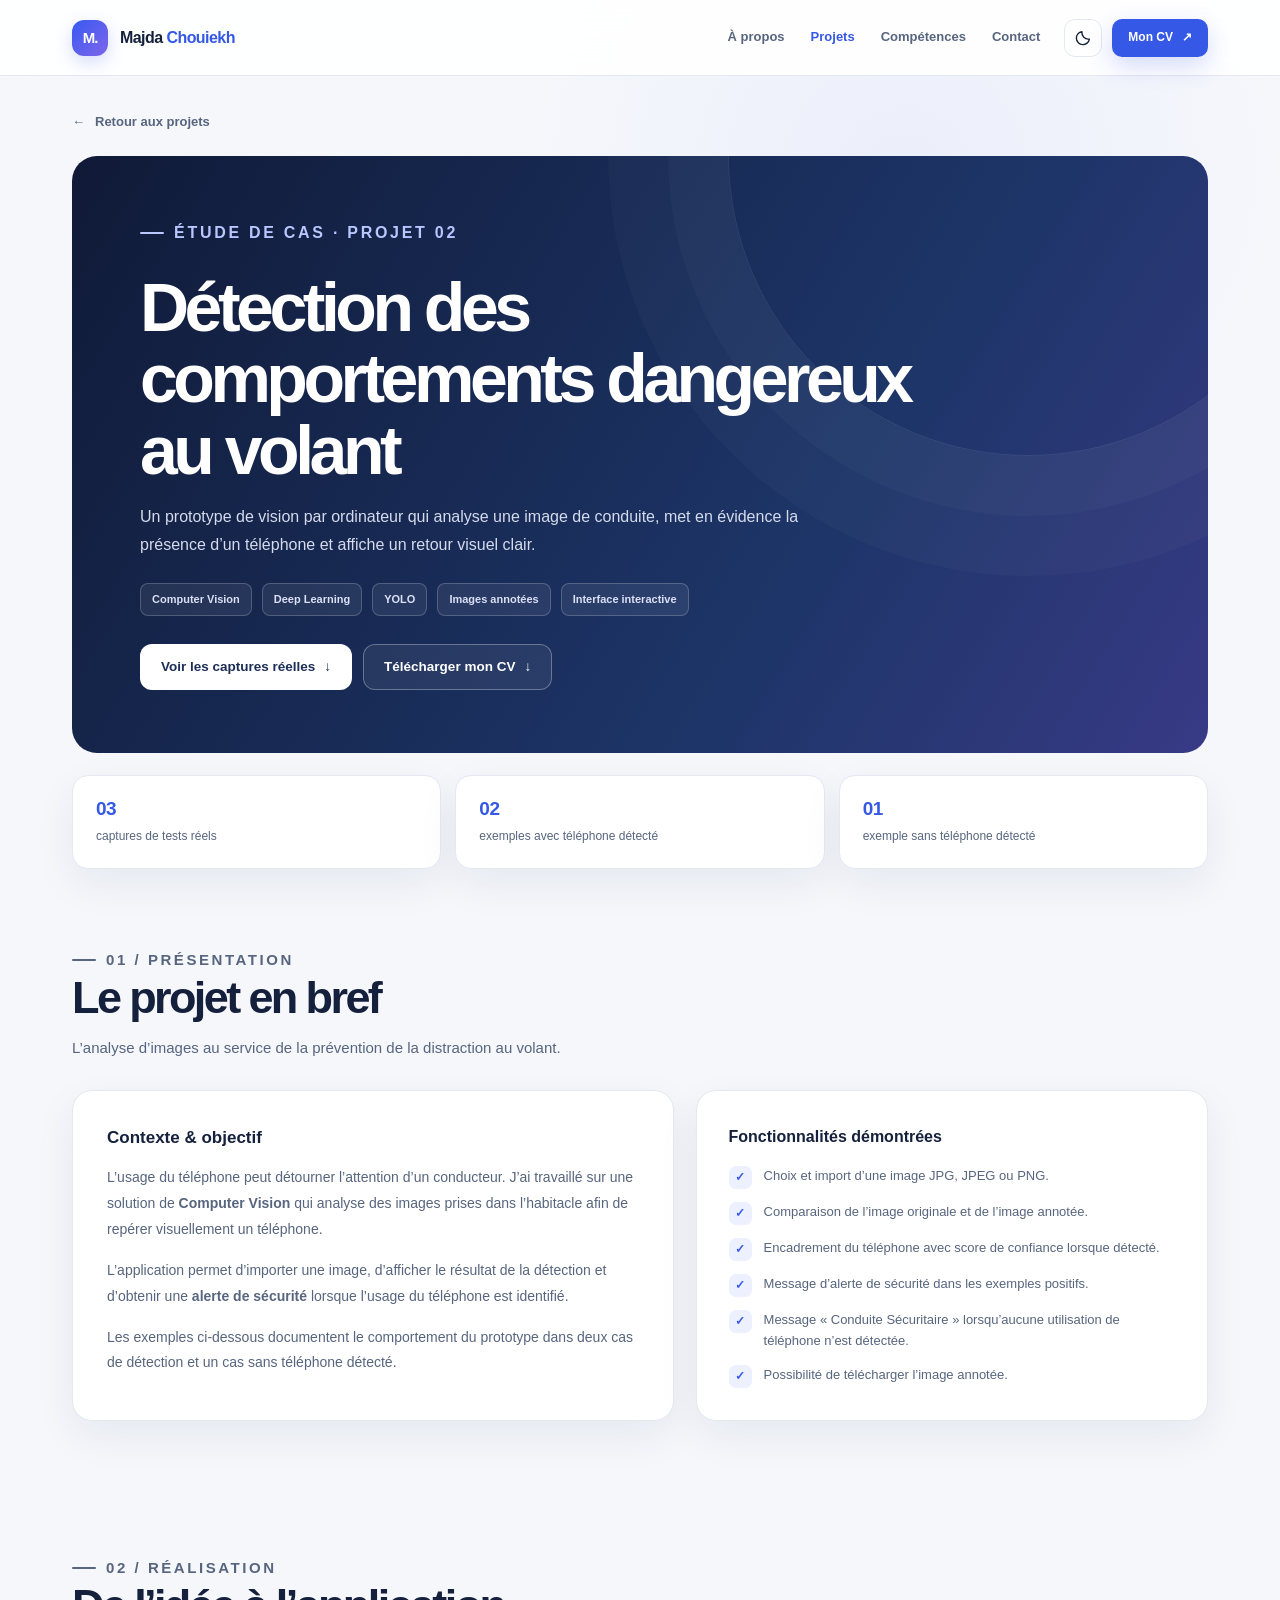
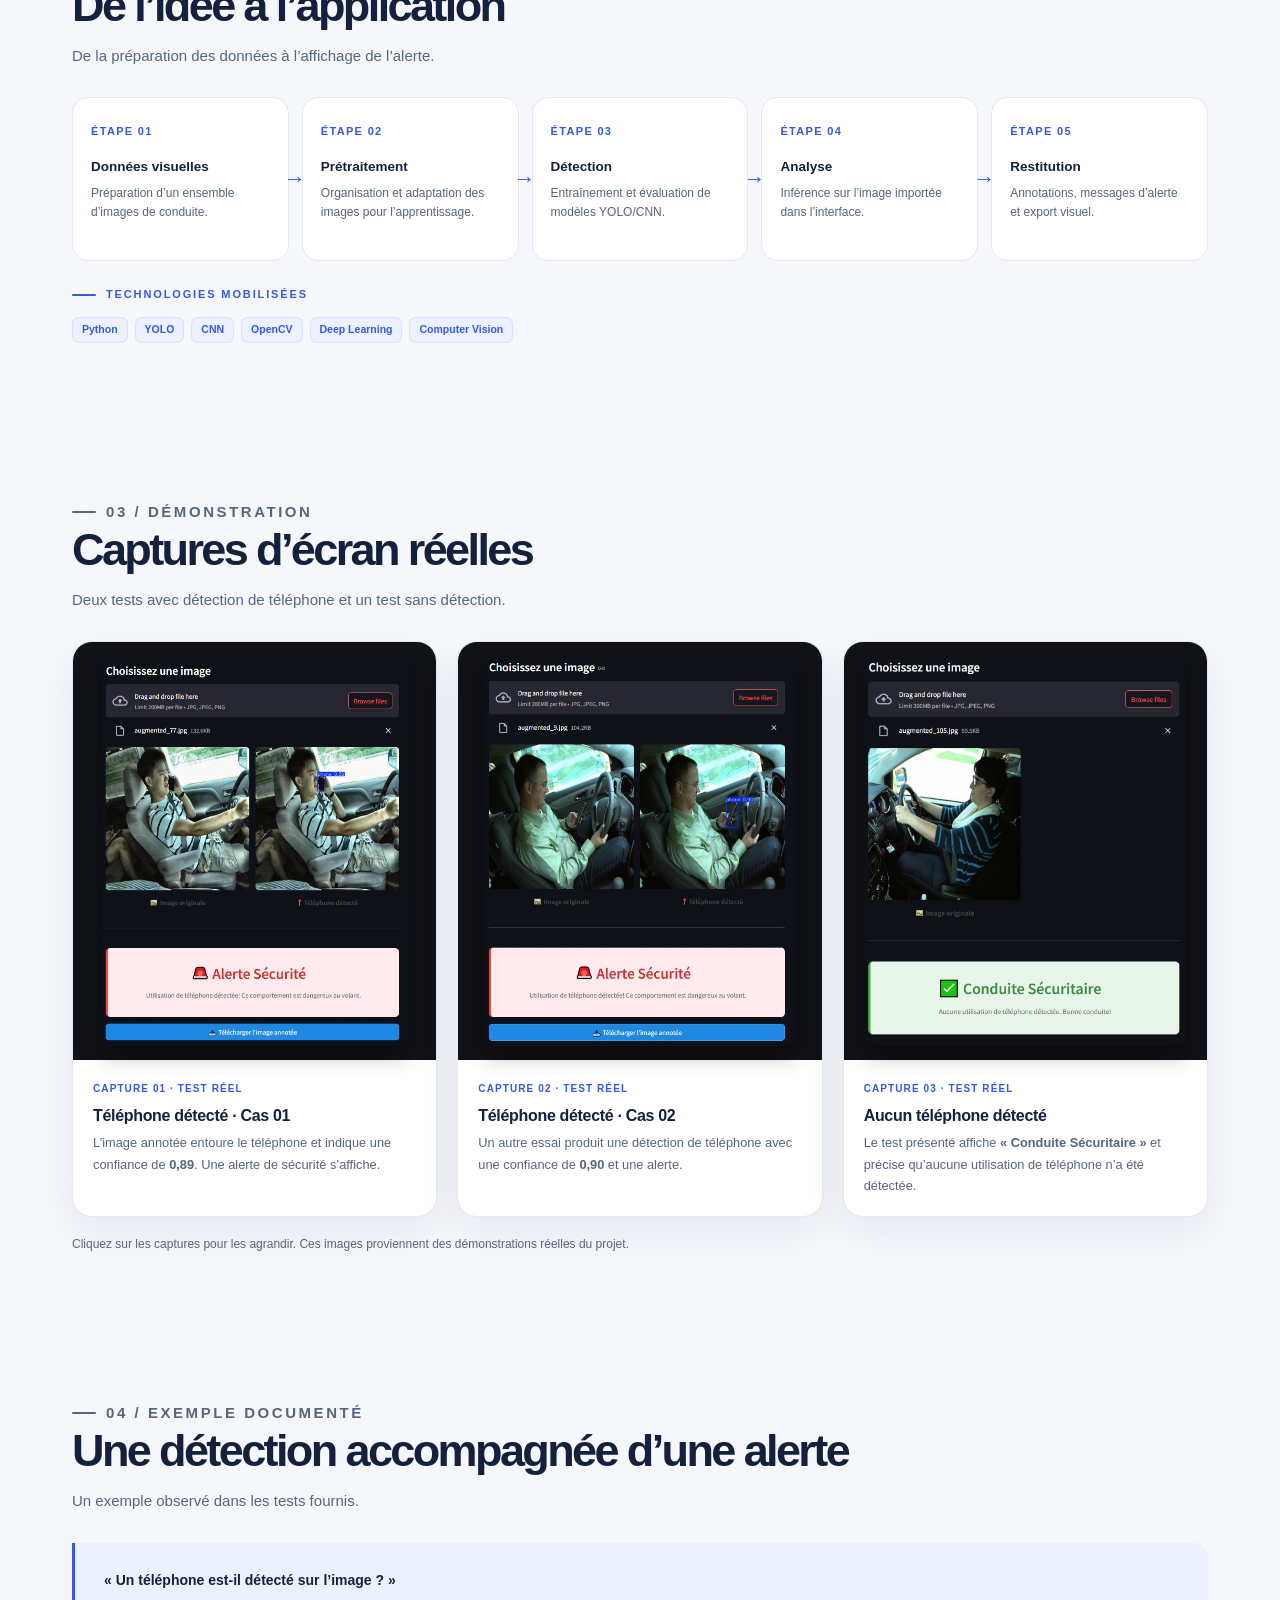
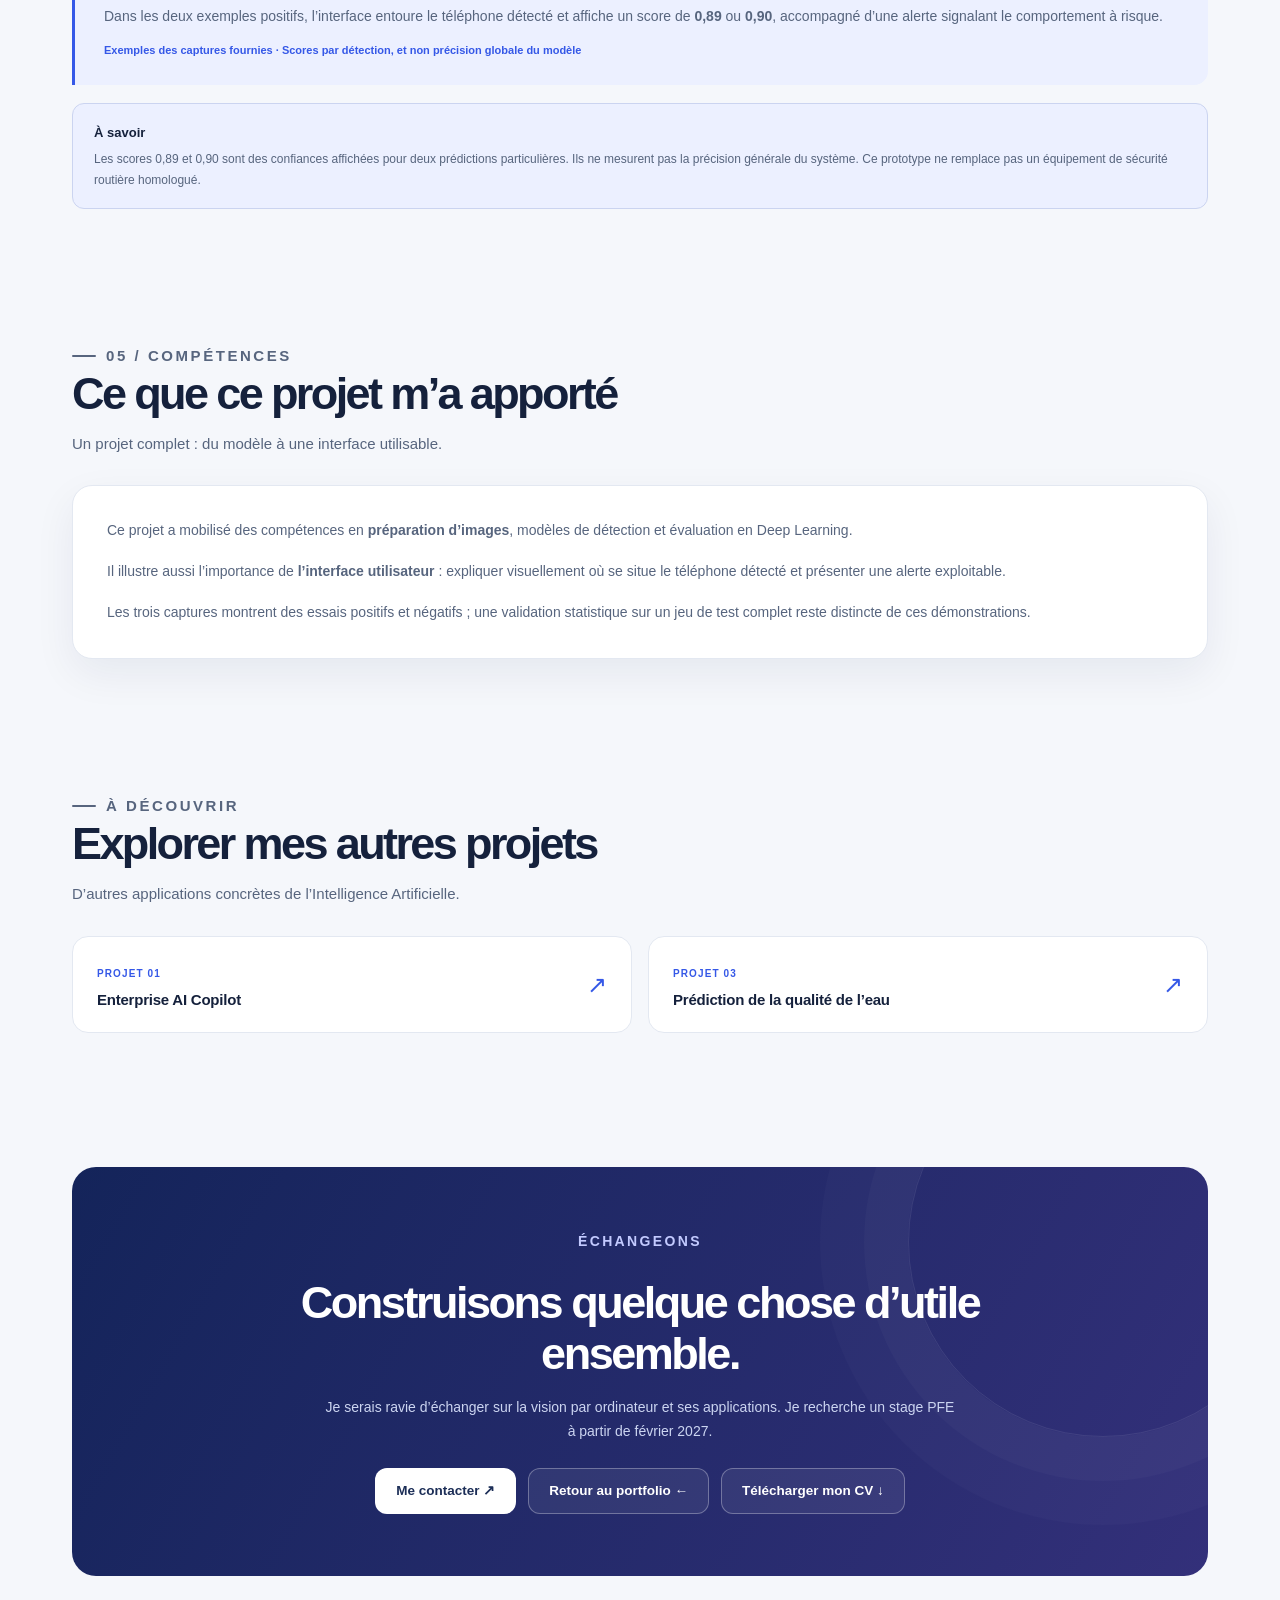
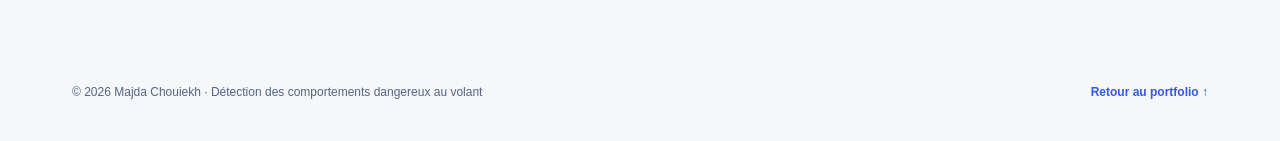
<file: detection-conduite.html>
<!doctype html>
<html lang="fr">
<head>
  <meta charset="utf-8">
  <meta name="viewport" content="width=device-width, initial-scale=1, viewport-fit=cover">
  <meta name="description" content="Détection de comportements dangereux au volant avec vision par ordinateur : captures de tests, YOLO et alertes de sécurité.">
  <meta name="theme-color" content="#111c3e">
  <title>Détection des comportements dangereux au volant — Projet | Majda Chouiekh</title>
  <link rel="icon" type="image/svg+xml" href="assets/favicon.svg">
  <link rel="stylesheet" href="assets/style.css">
  <script src="assets/site.js" defer></script>
</head>
<body>
  <a class="skip" href="#main">Aller au contenu</a>
  <header class="site-header">
    <div class="container header-inner">
      <a class="brand" href="index.html" aria-label="Retour au portfolio de Majda Chouiekh"><span class="brand-mark">M.</span><span class="brand-name">Majda <span>Chouiekh</span></span></a>
      <nav class="desktop-nav" aria-label="Navigation principale"><a href="index.html#apropos">À propos</a><a href="index.html#projets" aria-current="page">Projets</a><a href="index.html#competences">Compétences</a><a href="index.html#contact">Contact</a></nav>
      <div class="header-actions">
        <button class="icon-button" type="button" data-theme-toggle aria-label="Activer le mode sombre" title="Mode sombre"><svg viewBox="0 0 24 24" data-moon aria-hidden="true"><path d="M20.5 13.4A8.6 8.6 0 0 1 10.6 3.5 8.7 8.7 0 1 0 20.5 13.4Z"/></svg><svg viewBox="0 0 24 24" data-sun aria-hidden="true"><circle cx="12" cy="12" r="4"/><path d="M12 2v2m0 16v2M4.93 4.93l1.41 1.41m11.32 11.32 1.41 1.41M2 12h2m16 0h2M4.93 19.07l1.41-1.41M17.66 6.34l1.41-1.41"/></svg></button>
        <a class="btn btn-primary btn-small header-cv" href="CV_Majda_Chouiekh_PFE_2027.pdf" target="_blank" rel="noopener">Mon CV <span aria-hidden="true">↗</span></a>
        <button class="menu-button" type="button" data-menu-toggle aria-controls="mobile-nav" aria-expanded="false" aria-label="Ouvrir le menu"><svg viewBox="0 0 24 24" aria-hidden="true"><path d="M4 7h16M4 12h16M4 17h16"/></svg></button>
      </div>
    </div>
    <nav id="mobile-nav" class="mobile-nav" data-mobile-nav aria-hidden="true" aria-label="Navigation mobile"><a href="index.html">Accueil</a><a href="index.html#projets">Tous les projets</a><a href="index.html#competences">Compétences</a><a href="index.html#contact">Contact</a><a href="CV_Majda_Chouiekh_PFE_2027.pdf" target="_blank" rel="noopener">Consulter mon CV ↗</a></nav>
  </header>
  <main id="main">
<div class="container project-header">
  <a class="back-link" href="index.html#projets"><span aria-hidden="true">←</span> Retour aux projets</a><header class="case-hero vision-hero"><p class="eyebrow">Étude de cas · Projet 02</p><h1>Détection des comportements dangereux au volant</h1><p>Un prototype de vision par ordinateur qui analyse une image de conduite, met en évidence la présence d’un téléphone et affiche un retour visuel clair.</p>
     <div class="case-meta"><span>Computer Vision</span><span>Deep Learning</span><span>YOLO</span><span>Images annotées</span><span>Interface interactive</span></div>
     <div class="case-hero-buttons"><a class="btn btn-light" href="#captures">Voir les captures réelles <span aria-hidden="true">↓</span></a><a class="btn btn-ghost-light" download href="CV_Majda_Chouiekh_PFE_2027.pdf">Télécharger mon CV <span aria-hidden="true">↓</span></a></div>
  </header><div class="case-stat-row"><div class="case-stat"><b>03</b><span>captures de tests réels</span></div><div class="case-stat"><b>02</b><span>exemples avec téléphone détecté</span></div><div class="case-stat"><b>01</b><span>exemple sans téléphone détecté</span></div></div></div><section class="section" id="presentation" aria-labelledby="overview-title"><div class="container">
       <div class="section-heading"><div><p class="eyebrow">01 / Présentation</p><h2 id="overview-title">Le projet en bref</h2><p>L’analyse d’images au service de la prévention de la distraction au volant.</p></div></div>
       <div class="case-intro"><div class="panel case-copy"><h3>Contexte &amp; objectif</h3><p>L’usage du téléphone peut détourner l’attention d’un conducteur. J’ai travaillé sur une solution de <strong>Computer Vision</strong> qui analyse des images prises dans l’habitacle afin de repérer visuellement un téléphone.</p><p>L’application permet d’importer une image, d’afficher le résultat de la détection et d’obtenir une <strong>alerte de sécurité</strong> lorsque l’usage du téléphone est identifié.</p><p>Les exemples ci-dessous documentent le comportement du prototype dans deux cas de détection et un cas sans téléphone détecté.</p></div>
       <div class="panel case-aside"><h3>Fonctionnalités démontrées</h3><ul><li><span class="check">✓</span><span>Choix et import d’une image JPG, JPEG ou PNG.</span></li><li><span class="check">✓</span><span>Comparaison de l’image originale et de l’image annotée.</span></li><li><span class="check">✓</span><span>Encadrement du téléphone avec score de confiance lorsque détecté.</span></li><li><span class="check">✓</span><span>Message d’alerte de sécurité dans les exemples positifs.</span></li><li><span class="check">✓</span><span>Message « Conduite Sécuritaire » lorsqu’aucune utilisation de téléphone n’est détectée.</span></li><li><span class="check">✓</span><span>Possibilité de télécharger l’image annotée.</span></li></ul></div></div>
     </div></section>
     <section class="section-tight" id="demarche" aria-labelledby="workflow-title"><div class="container">
       <div class="section-heading"><div><p class="eyebrow">02 / Réalisation</p><h2 id="workflow-title">De l’idée à l’application</h2><p>De la préparation des données à l’affichage de l’alerte.</p></div></div>
       <div class="workflow" aria-label="Étapes de réalisation"><div class="step"><span class="step-number">ÉTAPE 01</span><h3>Données visuelles</h3><p>Préparation d’un ensemble d’images de conduite.</p></div><div class="step"><span class="step-number">ÉTAPE 02</span><h3>Prétraitement</h3><p>Organisation et adaptation des images pour l’apprentissage.</p></div><div class="step"><span class="step-number">ÉTAPE 03</span><h3>Détection</h3><p>Entraînement et évaluation de modèles YOLO/CNN.</p></div><div class="step"><span class="step-number">ÉTAPE 04</span><h3>Analyse</h3><p>Inférence sur l’image importée dans l’interface.</p></div><div class="step"><span class="step-number">ÉTAPE 05</span><h3>Restitution</h3><p>Annotations, messages d’alerte et export visuel.</p></div></div><div style="margin-top:24px"><p class="eyebrow">Technologies mobilisées</p><div class="tags"><span class="tag">Python</span><span class="tag">YOLO</span><span class="tag">CNN</span><span class="tag">OpenCV</span><span class="tag">Deep Learning</span><span class="tag">Computer Vision</span></div></div></div></section><section class="section" id="captures" aria-labelledby="screens-title"><div class="container">
      <div class="section-heading"><div><p class="eyebrow">03 / Démonstration</p><h2 id="screens-title">Captures d’écran réelles</h2><p>Deux tests avec détection de téléphone et un test sans détection.</p></div></div>
      <div class="screens-grid three-col"><figure class="panel shot" style="margin:0"><button type="button" class="shot-image" data-lightbox-image="assets/detection-phone-01.png" data-lightbox-title="Téléphone détecté · Cas 01" aria-label="Agrandir la capture 1 : Téléphone détecté · Cas 01">
       <img src="assets/detection-phone-01.png" alt="Conducteur avec téléphone près de la tête ; boîte bleue phone 0.89 et alerte Sécurité." width="588" height="749" loading="lazy"></button>
       <figcaption class="shot-body"><div class="shot-count">Capture 01 · Test réel</div><h3>Téléphone détecté · Cas 01</h3><p>L’image annotée entoure le téléphone et indique une confiance de <strong>0,89</strong>. Une alerte de sécurité s’affiche.</p></figcaption></figure><figure class="panel shot" style="margin:0"><button type="button" class="shot-image" data-lightbox-image="assets/detection-phone-02.png" data-lightbox-title="Téléphone détecté · Cas 02" aria-label="Agrandir la capture 2 : Téléphone détecté · Cas 02">
       <img src="assets/detection-phone-02.png" alt="Conducteur consultant un téléphone ; annotation phone 0.90 et alerte de sécurité." width="598" height="741" loading="lazy"></button>
       <figcaption class="shot-body"><div class="shot-count">Capture 02 · Test réel</div><h3>Téléphone détecté · Cas 02</h3><p>Un autre essai produit une détection de téléphone avec une confiance de <strong>0,90</strong> et une alerte.</p></figcaption></figure><figure class="panel shot" style="margin:0"><button type="button" class="shot-image" data-lightbox-image="assets/detection-negative.png" data-lightbox-title="Aucun téléphone détecté" aria-label="Agrandir la capture 3 : Aucun téléphone détecté">
       <img src="assets/detection-negative.png" alt="Conductrice avec les mains sur le volant ; résultat Conduite Sécuritaire." width="582" height="706" loading="lazy"></button>
       <figcaption class="shot-body"><div class="shot-count">Capture 03 · Test réel</div><h3>Aucun téléphone détecté</h3><p>Le test présenté affiche <strong>« Conduite Sécuritaire »</strong> et précise qu’aucune utilisation de téléphone n’a été détectée.</p></figcaption></figure></div><p class="shot-note">Cliquez sur les captures pour les agrandir. Ces images proviennent des démonstrations réelles du projet.</p></div></section><section class="section-tight" id="resultat" aria-labelledby="result-title"><div class="container">
      <div class="section-heading"><div><p class="eyebrow">04 / Exemple documenté</p><h2 id="result-title">Une détection accompagnée d’une alerte</h2><p>Un exemple observé dans les tests fournis.</p></div></div>
      <div class="quote-box"><p class="q">« Un téléphone est-il détecté sur l’image ? »</p><p class="a">Dans les deux exemples positifs, l’interface entoure le téléphone détecté et affiche un score de <strong>0,89</strong> ou <strong>0,90</strong>, accompagné d’une alerte signalant le comportement à risque.</p><div class="source">Exemples des captures fournies · Scores par détection, et non précision globale du modèle</div></div>
      <div class="proof-strip"><strong>À savoir</strong><span>Les scores 0,89 et 0,90 sont des confiances affichées pour deux prédictions particulières. Ils ne mesurent pas la précision générale du système. Ce prototype ne remplace pas un équipement de sécurité routière homologué.</span></div></div></section><section class="section" id="apports" aria-labelledby="learning-title"><div class="container">
      <div class="section-heading"><div><p class="eyebrow">05 / Compétences</p><h2 id="learning-title">Ce que ce projet m’a apporté</h2><p>Un projet complet : du modèle à une interface utilisable.</p></div></div>
      <div class="panel case-copy"><p>Ce projet a mobilisé des compétences en <strong>préparation d’images</strong>, modèles de détection et évaluation en Deep Learning.</p><p>Il illustre aussi l’importance de <strong>l’interface utilisateur</strong> : expliquer visuellement où se situe le téléphone détecté et présenter une alerte exploitable.</p><p>Les trois captures montrent des essais positifs et négatifs ; une validation statistique sur un jeu de test complet reste distincte de ces démonstrations.</p></div></div></section><section class="section-tight" id="autres" aria-labelledby="related-title"><div class="container">
      <div class="section-heading"><div><p class="eyebrow">À découvrir</p><h2 id="related-title">Explorer mes autres projets</h2><p>D’autres applications concrètes de l’Intelligence Artificielle.</p></div></div>
      <div class="related-projects"><a class="related-card" href="copilot.html"><span><span class="small-label">Projet 01</span><strong>Enterprise AI Copilot</strong></span><span class="arrow" aria-hidden="true">↗</span></a><a class="related-card" href="qualite-eau.html"><span><span class="small-label">Projet 03</span><strong>Prédiction de la qualité de l’eau</strong></span><span class="arrow" aria-hidden="true">↗</span></a></div></div></section><section class="section" aria-labelledby="connect-title"><div class="container"><div class="contact-box">
      <p class="eyebrow">Échangeons</p><h2 id="connect-title">Construisons quelque chose d’utile ensemble.</h2><p>Je serais ravie d’échanger sur la vision par ordinateur et ses applications. Je recherche un stage PFE à partir de février 2027.</p>
      <div class="contact-actions"><a class="btn btn-light" href="mailto:chouiekhmajda@gmail.com?subject=Portfolio%20Majda%20Chouiekh">Me contacter ↗</a><a class="btn btn-ghost-light" href="index.html#projets">Retour au portfolio ←</a><a class="btn btn-ghost-light" download href="CV_Majda_Chouiekh_PFE_2027.pdf">Télécharger mon CV ↓</a></div>
      </div></div></section></main>
      <footer class="container site-footer"><div>© 2026 Majda Chouiekh · Détection des comportements dangereux au volant</div><div><a href="index.html">Retour au portfolio ↑</a></div></footer>
      <dialog class="lightbox" id="image-lightbox" aria-label="Agrandissement d’une capture d’écran"><div class="lightbox-inner"><div class="lightbox-top"><span data-lightbox-caption>Capture du projet</span><button type="button" data-close-lightbox aria-label="Fermer la capture">Fermer ✕</button></div><img src="assets/detection-phone-01.png" alt="Capture du projet"></div></dialog>
     </body></html>
</file>
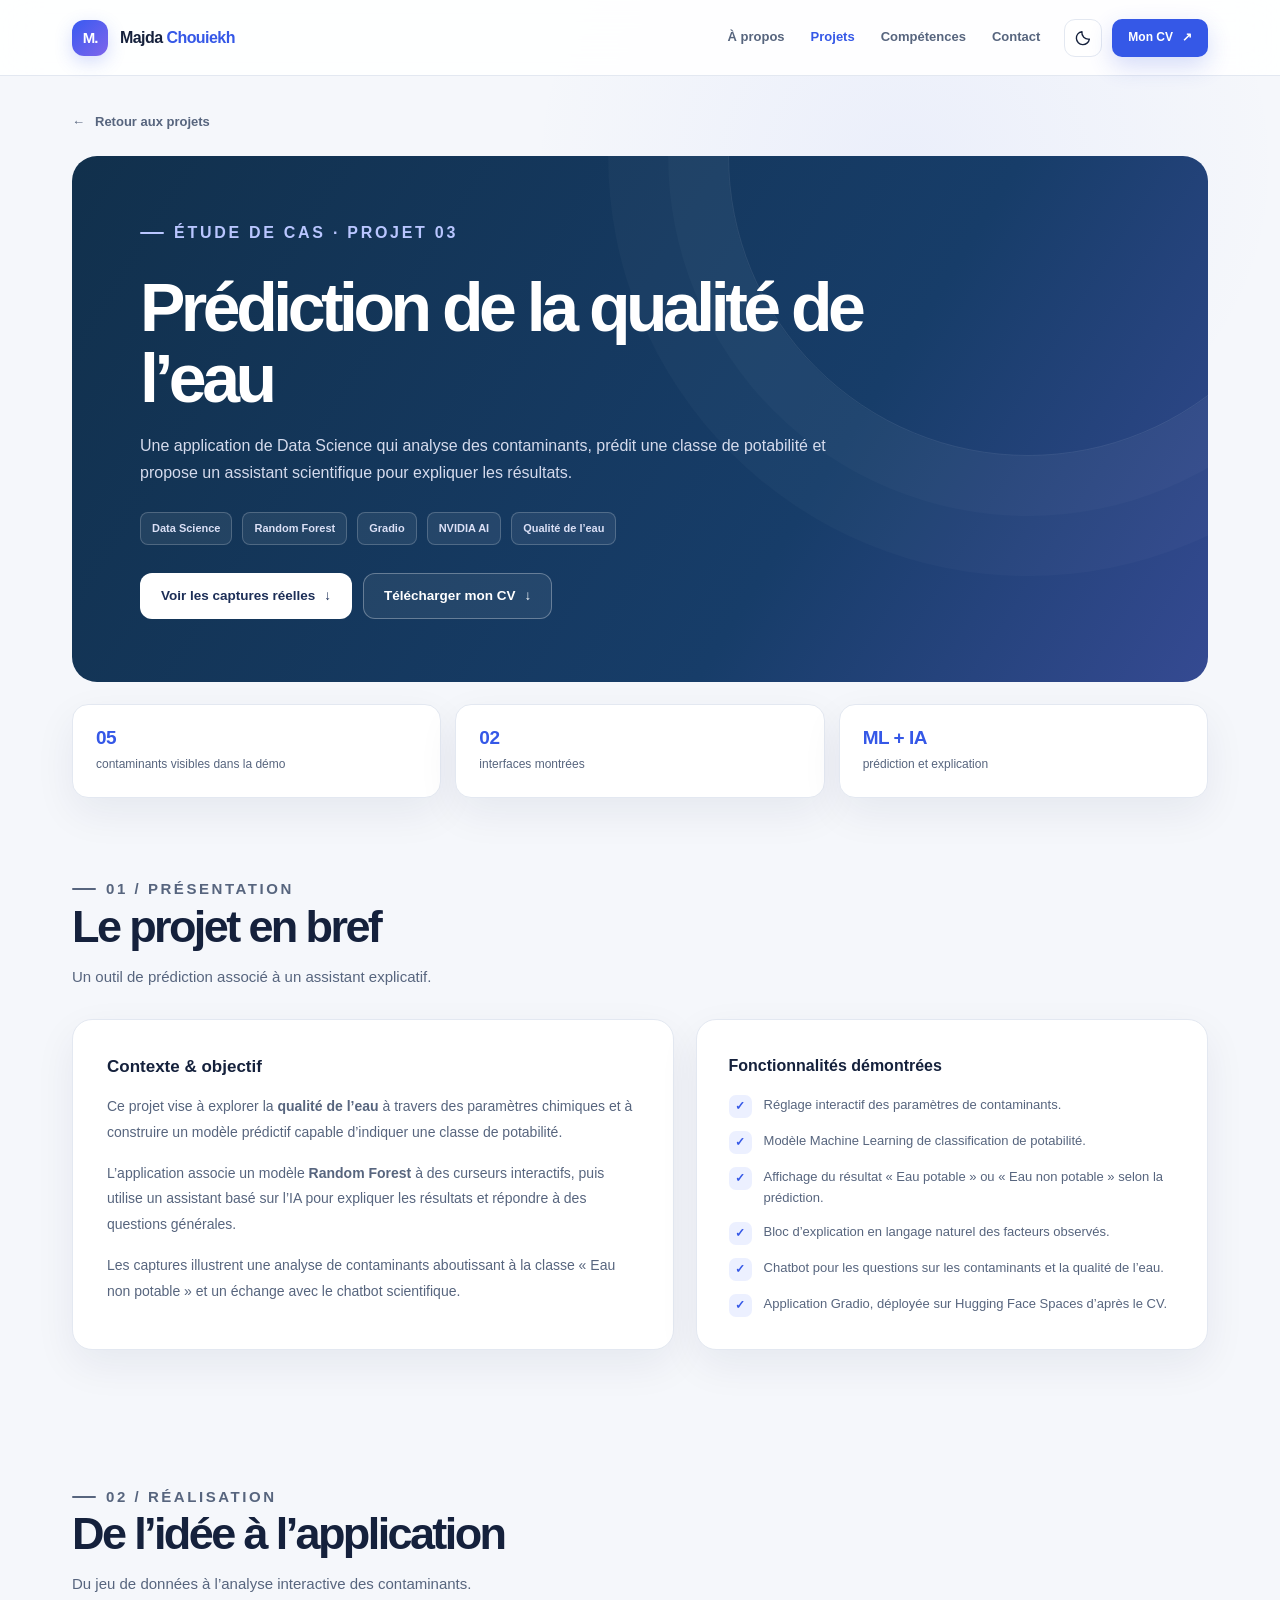
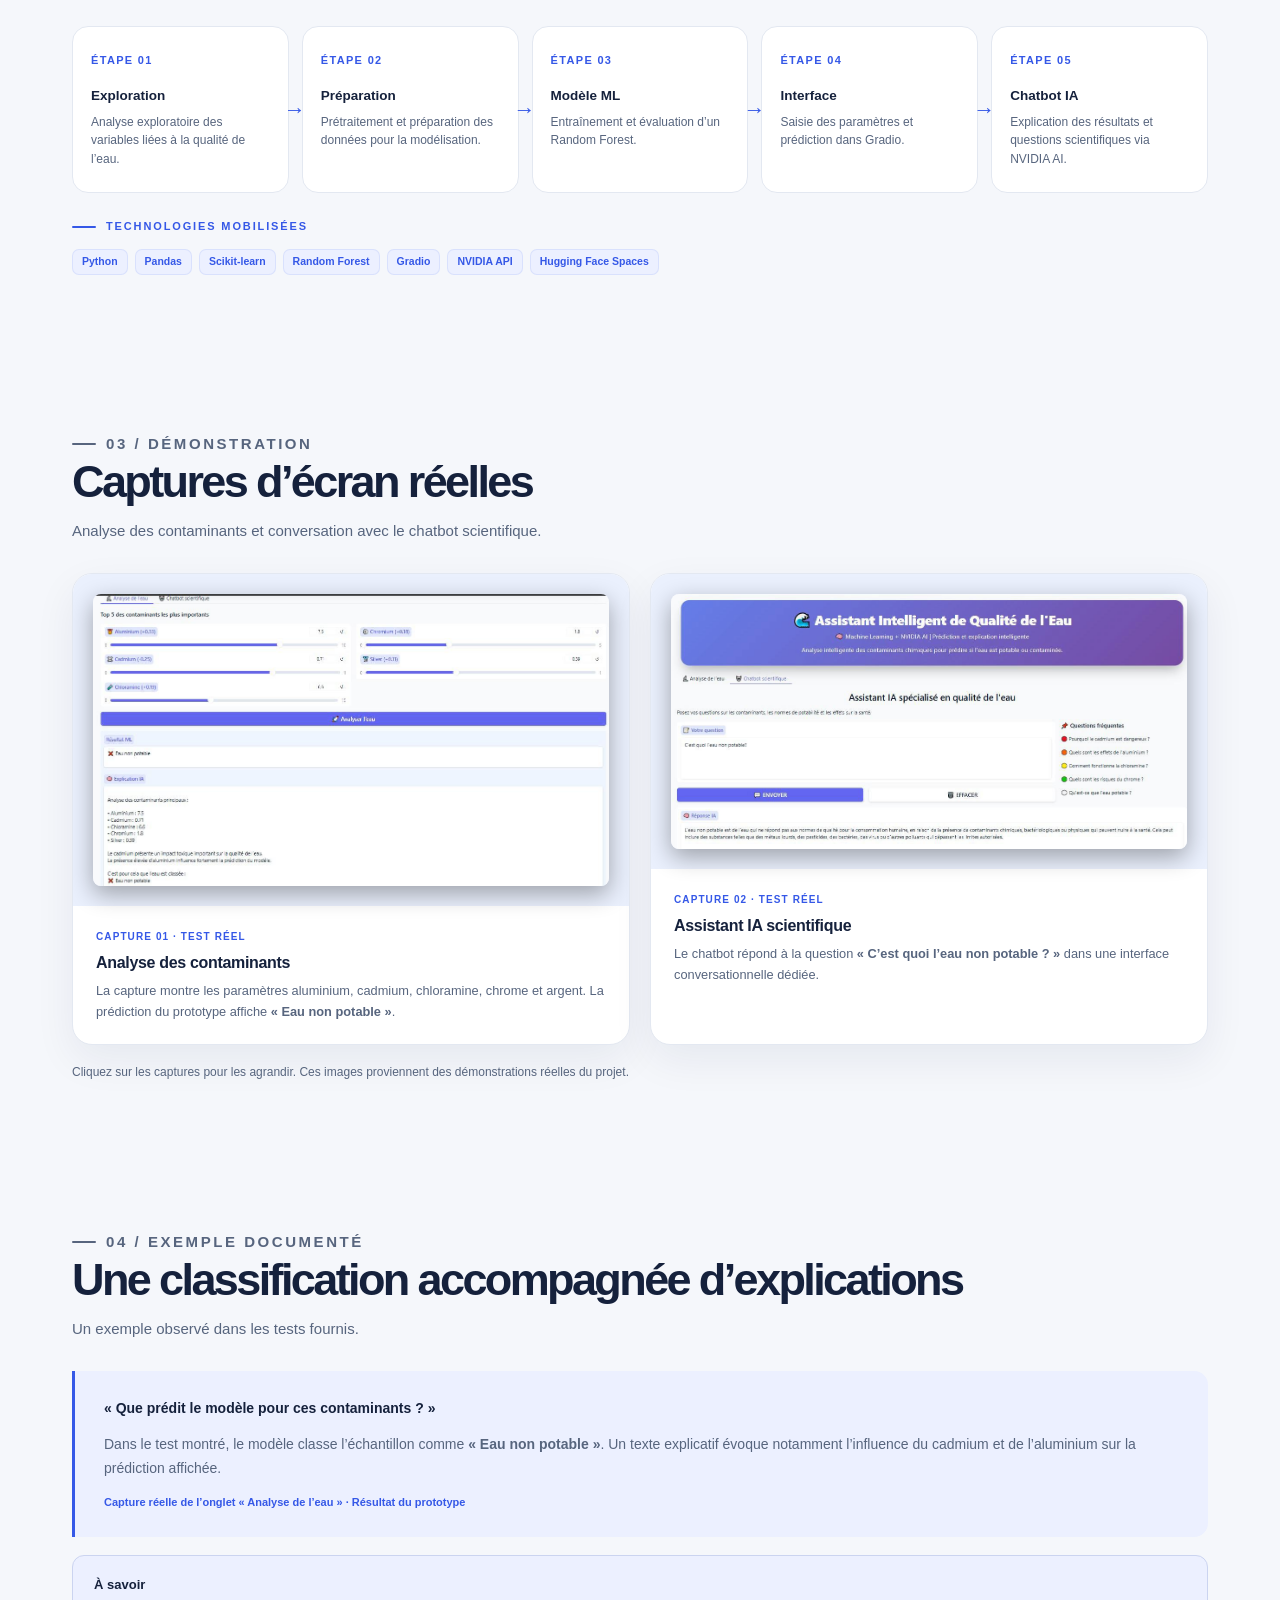
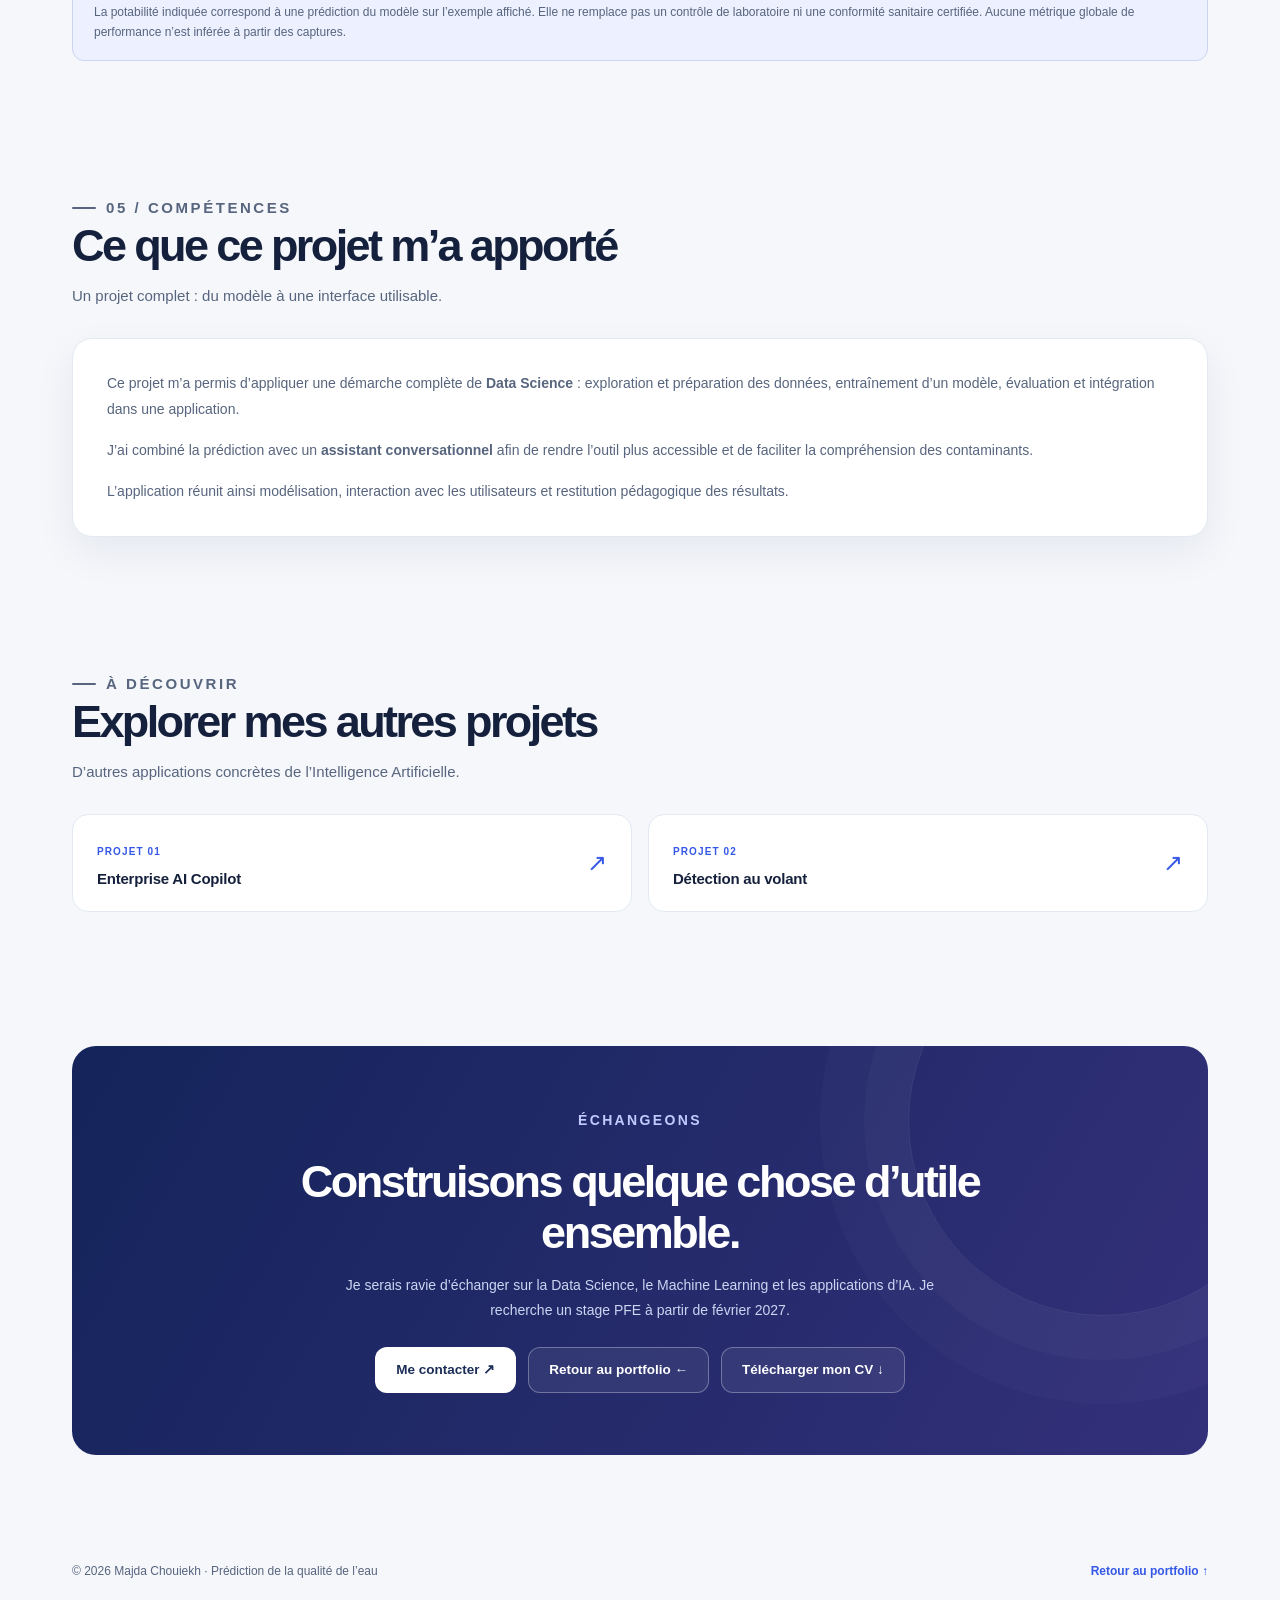
<file: qualite-eau.html>
<!doctype html>
<html lang="fr">
<head>
  <meta charset="utf-8">
  <meta name="viewport" content="width=device-width, initial-scale=1, viewport-fit=cover">
  <meta name="description" content="Projet de classification de qualité de l’eau par Random Forest, application Gradio et chatbot scientifique avec NVIDIA AI.">
  <meta name="theme-color" content="#111c3e">
  <title>Prédiction de la qualité de l’eau — Projet | Majda Chouiekh</title>
  <link rel="icon" type="image/svg+xml" href="assets/favicon.svg">
  <link rel="stylesheet" href="assets/style.css">
  <script src="assets/site.js" defer></script>
</head>
<body>
  <a class="skip" href="#main">Aller au contenu</a>
  <header class="site-header">
    <div class="container header-inner">
      <a class="brand" href="index.html" aria-label="Retour au portfolio de Majda Chouiekh"><span class="brand-mark">M.</span><span class="brand-name">Majda <span>Chouiekh</span></span></a>
      <nav class="desktop-nav" aria-label="Navigation principale"><a href="index.html#apropos">À propos</a><a href="index.html#projets" aria-current="page">Projets</a><a href="index.html#competences">Compétences</a><a href="index.html#contact">Contact</a></nav>
      <div class="header-actions">
        <button class="icon-button" type="button" data-theme-toggle aria-label="Activer le mode sombre" title="Mode sombre"><svg viewBox="0 0 24 24" data-moon aria-hidden="true"><path d="M20.5 13.4A8.6 8.6 0 0 1 10.6 3.5 8.7 8.7 0 1 0 20.5 13.4Z"/></svg><svg viewBox="0 0 24 24" data-sun aria-hidden="true"><circle cx="12" cy="12" r="4"/><path d="M12 2v2m0 16v2M4.93 4.93l1.41 1.41m11.32 11.32 1.41 1.41M2 12h2m16 0h2M4.93 19.07l1.41-1.41M17.66 6.34l1.41-1.41"/></svg></button>
        <a class="btn btn-primary btn-small header-cv" href="CV_Majda_Chouiekh_PFE_2027.pdf" target="_blank" rel="noopener">Mon CV <span aria-hidden="true">↗</span></a>
        <button class="menu-button" type="button" data-menu-toggle aria-controls="mobile-nav" aria-expanded="false" aria-label="Ouvrir le menu"><svg viewBox="0 0 24 24" aria-hidden="true"><path d="M4 7h16M4 12h16M4 17h16"/></svg></button>
      </div>
    </div>
    <nav id="mobile-nav" class="mobile-nav" data-mobile-nav aria-hidden="true" aria-label="Navigation mobile"><a href="index.html">Accueil</a><a href="index.html#projets">Tous les projets</a><a href="index.html#competences">Compétences</a><a href="index.html#contact">Contact</a><a href="CV_Majda_Chouiekh_PFE_2027.pdf" target="_blank" rel="noopener">Consulter mon CV ↗</a></nav>
  </header>
  <main id="main">
<div class="container project-header">
  <a class="back-link" href="index.html#projets"><span aria-hidden="true">←</span> Retour aux projets</a><header class="case-hero water-hero"><p class="eyebrow">Étude de cas · Projet 03</p><h1>Prédiction de la qualité de l’eau</h1><p>Une application de Data Science qui analyse des contaminants, prédit une classe de potabilité et propose un assistant scientifique pour expliquer les résultats.</p>
     <div class="case-meta"><span>Data Science</span><span>Random Forest</span><span>Gradio</span><span>NVIDIA AI</span><span>Qualité de l’eau</span></div>
     <div class="case-hero-buttons"><a class="btn btn-light" href="#captures">Voir les captures réelles <span aria-hidden="true">↓</span></a><a class="btn btn-ghost-light" download href="CV_Majda_Chouiekh_PFE_2027.pdf">Télécharger mon CV <span aria-hidden="true">↓</span></a></div>
  </header><div class="case-stat-row"><div class="case-stat"><b>05</b><span>contaminants visibles dans la démo</span></div><div class="case-stat"><b>02</b><span>interfaces montrées</span></div><div class="case-stat"><b>ML + IA</b><span>prédiction et explication</span></div></div></div><section class="section" id="presentation" aria-labelledby="overview-title"><div class="container">
       <div class="section-heading"><div><p class="eyebrow">01 / Présentation</p><h2 id="overview-title">Le projet en bref</h2><p>Un outil de prédiction associé à un assistant explicatif.</p></div></div>
       <div class="case-intro"><div class="panel case-copy"><h3>Contexte &amp; objectif</h3><p>Ce projet vise à explorer la <strong>qualité de l’eau</strong> à travers des paramètres chimiques et à construire un modèle prédictif capable d’indiquer une classe de potabilité.</p><p>L’application associe un modèle <strong>Random Forest</strong> à des curseurs interactifs, puis utilise un assistant basé sur l’IA pour expliquer les résultats et répondre à des questions générales.</p><p>Les captures illustrent une analyse de contaminants aboutissant à la classe « Eau non potable » et un échange avec le chatbot scientifique.</p></div>
       <div class="panel case-aside"><h3>Fonctionnalités démontrées</h3><ul><li><span class="check">✓</span><span>Réglage interactif des paramètres de contaminants.</span></li><li><span class="check">✓</span><span>Modèle Machine Learning de classification de potabilité.</span></li><li><span class="check">✓</span><span>Affichage du résultat « Eau potable » ou « Eau non potable » selon la prédiction.</span></li><li><span class="check">✓</span><span>Bloc d’explication en langage naturel des facteurs observés.</span></li><li><span class="check">✓</span><span>Chatbot pour les questions sur les contaminants et la qualité de l’eau.</span></li><li><span class="check">✓</span><span>Application Gradio, déployée sur Hugging Face Spaces d’après le CV.</span></li></ul></div></div>
     </div></section>
     <section class="section-tight" id="demarche" aria-labelledby="workflow-title"><div class="container">
       <div class="section-heading"><div><p class="eyebrow">02 / Réalisation</p><h2 id="workflow-title">De l’idée à l’application</h2><p>Du jeu de données à l’analyse interactive des contaminants.</p></div></div>
       <div class="workflow" aria-label="Étapes de réalisation"><div class="step"><span class="step-number">ÉTAPE 01</span><h3>Exploration</h3><p>Analyse exploratoire des variables liées à la qualité de l’eau.</p></div><div class="step"><span class="step-number">ÉTAPE 02</span><h3>Préparation</h3><p>Prétraitement et préparation des données pour la modélisation.</p></div><div class="step"><span class="step-number">ÉTAPE 03</span><h3>Modèle ML</h3><p>Entraînement et évaluation d’un Random Forest.</p></div><div class="step"><span class="step-number">ÉTAPE 04</span><h3>Interface</h3><p>Saisie des paramètres et prédiction dans Gradio.</p></div><div class="step"><span class="step-number">ÉTAPE 05</span><h3>Chatbot IA</h3><p>Explication des résultats et questions scientifiques via NVIDIA AI.</p></div></div><div style="margin-top:24px"><p class="eyebrow">Technologies mobilisées</p><div class="tags"><span class="tag">Python</span><span class="tag">Pandas</span><span class="tag">Scikit-learn</span><span class="tag">Random Forest</span><span class="tag">Gradio</span><span class="tag">NVIDIA API</span><span class="tag">Hugging Face Spaces</span></div></div></div></section><section class="section" id="captures" aria-labelledby="screens-title"><div class="container">
      <div class="section-heading"><div><p class="eyebrow">03 / Démonstration</p><h2 id="screens-title">Captures d’écran réelles</h2><p>Analyse des contaminants et conversation avec le chatbot scientifique.</p></div></div>
      <div class="screens-grid"><figure class="panel shot" style="margin:0"><button type="button" class="shot-image water-shot" data-lightbox-image="assets/water-analysis.png" data-lightbox-title="Analyse des contaminants" aria-label="Agrandir la capture 1 : Analyse des contaminants">
       <img src="assets/water-analysis.png" alt="Interface Analyse de l’eau avec cinq curseurs, bouton Analyser l’eau, prédiction Eau non potable et explication IA." width="1127" height="637" loading="lazy"></button>
       <figcaption class="shot-body"><div class="shot-count">Capture 01 · Test réel</div><h3>Analyse des contaminants</h3><p>La capture montre les paramètres aluminium, cadmium, chloramine, chrome et argent. La prédiction du prototype affiche <strong>« Eau non potable »</strong>.</p></figcaption></figure><figure class="panel shot" style="margin:0"><button type="button" class="shot-image water-shot" data-lightbox-image="assets/water-chatbot.png" data-lightbox-title="Assistant IA scientifique" aria-label="Agrandir la capture 2 : Assistant IA scientifique">
       <img src="assets/water-chatbot.png" alt="Interface du chatbot scientifique avec question sur l’eau non potable et réponse IA explicative." width="1191" height="588" loading="lazy"></button>
       <figcaption class="shot-body"><div class="shot-count">Capture 02 · Test réel</div><h3>Assistant IA scientifique</h3><p>Le chatbot répond à la question <strong>« C’est quoi l’eau non potable ? »</strong> dans une interface conversationnelle dédiée.</p></figcaption></figure></div><p class="shot-note">Cliquez sur les captures pour les agrandir. Ces images proviennent des démonstrations réelles du projet.</p></div></section><section class="section-tight" id="resultat" aria-labelledby="result-title"><div class="container">
      <div class="section-heading"><div><p class="eyebrow">04 / Exemple documenté</p><h2 id="result-title">Une classification accompagnée d’explications</h2><p>Un exemple observé dans les tests fournis.</p></div></div>
      <div class="quote-box"><p class="q">« Que prédit le modèle pour ces contaminants ? »</p><p class="a">Dans le test montré, le modèle classe l’échantillon comme <strong>« Eau non potable »</strong>. Un texte explicatif évoque notamment l’influence du cadmium et de l’aluminium sur la prédiction affichée.</p><div class="source">Capture réelle de l’onglet « Analyse de l’eau » · Résultat du prototype</div></div>
      <div class="proof-strip"><strong>À savoir</strong><span>La potabilité indiquée correspond à une prédiction du modèle sur l’exemple affiché. Elle ne remplace pas un contrôle de laboratoire ni une conformité sanitaire certifiée. Aucune métrique globale de performance n’est inférée à partir des captures.</span></div></div></section><section class="section" id="apports" aria-labelledby="learning-title"><div class="container">
      <div class="section-heading"><div><p class="eyebrow">05 / Compétences</p><h2 id="learning-title">Ce que ce projet m’a apporté</h2><p>Un projet complet : du modèle à une interface utilisable.</p></div></div>
      <div class="panel case-copy"><p>Ce projet m’a permis d’appliquer une démarche complète de <strong>Data Science</strong> : exploration et préparation des données, entraînement d’un modèle, évaluation et intégration dans une application.</p><p>J’ai combiné la prédiction avec un <strong>assistant conversationnel</strong> afin de rendre l’outil plus accessible et de faciliter la compréhension des contaminants.</p><p>L’application réunit ainsi modélisation, interaction avec les utilisateurs et restitution pédagogique des résultats.</p></div></div></section><section class="section-tight" id="autres" aria-labelledby="related-title"><div class="container">
      <div class="section-heading"><div><p class="eyebrow">À découvrir</p><h2 id="related-title">Explorer mes autres projets</h2><p>D’autres applications concrètes de l’Intelligence Artificielle.</p></div></div>
      <div class="related-projects"><a class="related-card" href="copilot.html"><span><span class="small-label">Projet 01</span><strong>Enterprise AI Copilot</strong></span><span class="arrow" aria-hidden="true">↗</span></a><a class="related-card" href="detection-conduite.html"><span><span class="small-label">Projet 02</span><strong>Détection au volant</strong></span><span class="arrow" aria-hidden="true">↗</span></a></div></div></section><section class="section" aria-labelledby="connect-title"><div class="container"><div class="contact-box">
      <p class="eyebrow">Échangeons</p><h2 id="connect-title">Construisons quelque chose d’utile ensemble.</h2><p>Je serais ravie d’échanger sur la Data Science, le Machine Learning et les applications d’IA. Je recherche un stage PFE à partir de février 2027.</p>
      <div class="contact-actions"><a class="btn btn-light" href="mailto:chouiekhmajda@gmail.com?subject=Portfolio%20Majda%20Chouiekh">Me contacter ↗</a><a class="btn btn-ghost-light" href="index.html#projets">Retour au portfolio ←</a><a class="btn btn-ghost-light" download href="CV_Majda_Chouiekh_PFE_2027.pdf">Télécharger mon CV ↓</a></div>
      </div></div></section></main>
      <footer class="container site-footer"><div>© 2026 Majda Chouiekh · Prédiction de la qualité de l’eau</div><div><a href="index.html">Retour au portfolio ↑</a></div></footer>
      <dialog class="lightbox" id="image-lightbox" aria-label="Agrandissement d’une capture d’écran"><div class="lightbox-inner"><div class="lightbox-top"><span data-lightbox-caption>Capture du projet</span><button type="button" data-close-lightbox aria-label="Fermer la capture">Fermer ✕</button></div><img src="assets/water-analysis.png" alt="Capture du projet"></div></dialog>
     </body></html>
</file>
<file: assets/style.css>
/* Majda Chouiekh — Portfolio IA · version finale 2026 */
:root {
  --bg:#f5f7fb; --surface:#ffffff; --surface2:#edf2fb; --text:#15213c;
  --muted:#57657e; --subtle:#7d89a0; --line:#e3e8f1; --brand:#3558e7;
  --brand-dark:#2548d2; --brand-soft:#ecf0ff; --secondary:#7654ed;
  --success:#159c78; --dark:#101b3a;
  --shadow:0 15px 42px rgba(21,35,73,.065); --shadow-big:0 22px 70px rgba(16,30,68,.11);
  color-scheme:light;
}
html[data-theme="dark"] {
  --bg:#0c1222; --surface:#151e31; --surface2:#1c2840; --text:#eff3fc;
  --muted:#acb8cb; --subtle:#93a0b8; --line:#2b3850; --brand:#89a0ff;
  --brand-dark:#6c85ef; --brand-soft:#22325b; --secondary:#b098ff;
  --success:#5fd7ad; --dark:#111b37;
  --shadow:0 15px 42px rgba(0,0,0,.19); --shadow-big:0 22px 70px rgba(0,0,0,.28);
  color-scheme:dark;
}
*,*::before,*::after{box-sizing:border-box}
html{scroll-behavior:smooth;scroll-padding-top:90px}
body{margin:0;background:var(--bg);color:var(--text);font-family:Inter,-apple-system,BlinkMacSystemFont,"Segoe UI",Roboto,Arial,sans-serif;font-size:15px;line-height:1.72;-webkit-font-smoothing:antialiased}
body::before{content:"";pointer-events:none;position:absolute;top:-180px;right:0;width:750px;height:690px;background:radial-gradient(closest-side,rgba(94,124,244,.065),transparent);z-index:-1}
a{color:inherit;text-decoration:none}
button{font:inherit}
button,a{-webkit-tap-highlight-color:transparent}
button:focus-visible,a:focus-visible,summary:focus-visible{outline:3px solid #8fa3ff;outline-offset:4px}
img{max-width:100%;display:block}
::selection{background:#bdc9ff;color:#132753}
.container{width:min(1136px,calc(100% - 48px));margin-inline:auto}
.skip{position:absolute;top:-70px;left:10px;background:var(--surface);padding:8px 16px;z-index:50}
.skip:focus{top:12px}
.site-header{height:76px;position:sticky;top:0;z-index:30;background:color-mix(in srgb,var(--surface) 90%,transparent);border-bottom:1px solid var(--line);backdrop-filter:blur(18px);-webkit-backdrop-filter:blur(18px)}
.header-inner{display:flex;align-items:center;justify-content:space-between;min-height:75px;gap:24px}
.brand{display:flex;align-items:center;gap:12px;white-space:nowrap;font-weight:800;letter-spacing:-.035em;font-size:16px}
.brand-mark{display:grid;place-items:center;width:36px;height:36px;background:linear-gradient(135deg,#385af1,#7f65eb);color:#fff;border-radius:12px;box-shadow:0 6px 18px rgba(56,88,238,.21);font-size:15px;letter-spacing:-.07em}
.brand-name span{color:var(--brand)}
.desktop-nav{display:flex;align-items:center;gap:26px;margin-left:auto}
.desktop-nav a{font-size:13px;font-weight:650;color:var(--muted);transition:color .2s}
.desktop-nav a:hover,.desktop-nav a[aria-current="page"]{color:var(--brand)}
.header-actions{display:flex;align-items:center;gap:10px}
.icon-button,.menu-button{border:1px solid var(--line);background:var(--surface);color:var(--text);height:38px;width:38px;border-radius:11px;display:grid;place-items:center;cursor:pointer;transition:background .2s,border-color .2s}
.icon-button:hover,.menu-button:hover{border-color:var(--brand);background:var(--brand-soft)}
.icon-button svg,.menu-button svg{width:18px;height:18px;fill:none;stroke:currentColor;stroke-width:1.8;stroke-linecap:round;stroke-linejoin:round}
.icon-button [data-moon]{display:block}.icon-button [data-sun]{display:none}
html[data-theme="dark"] .icon-button [data-moon]{display:none}html[data-theme="dark"] .icon-button [data-sun]{display:block}
.menu-button,.mobile-nav{display:none}
.btn{display:inline-flex;align-items:center;justify-content:center;gap:9px;min-height:46px;padding:12px 20px;border:1px solid transparent;border-radius:12px;font-size:13.5px;font-weight:750;line-height:1.2;cursor:pointer;transition:transform .2s,box-shadow .2s,background .2s,border-color .2s;white-space:nowrap}
.btn:hover{transform:translateY(-2px)}
.btn-primary{background:var(--brand);color:#fff;box-shadow:0 9px 25px rgba(44,77,221,.20)}
html[data-theme="dark"] .btn-primary{color:#0d1937}
.btn-primary:hover{background:var(--brand-dark);box-shadow:0 15px 27px rgba(47,78,202,.25)}
.btn-light{background:#fff;color:#1c2e57}
.btn-light:hover{background:#ebefff}
.btn-outline{border-color:var(--line);color:var(--text);background:var(--surface)}
.btn-outline:hover{border-color:var(--brand);background:var(--brand-soft)}
.btn-ghost-light{border-color:rgba(255,255,255,.3);color:#fff;background:rgba(255,255,255,.065)}
.btn-ghost-light:hover{background:rgba(255,255,255,.14)}
.btn-small{min-height:38px;padding:9px 15px;font-size:12px;border-radius:10px}
.btn svg,.text-link svg{width:15px;height:15px;stroke:currentColor;stroke-width:2;fill:none;stroke-linecap:round;stroke-linejoin:round;flex-shrink:0}
.section{padding:78px 0}
.section-tight{padding:56px 0}
.eyebrow{font-size:11px;letter-spacing:.17em;text-transform:uppercase;font-weight:850;color:var(--brand);display:flex;align-items:center;gap:10px;margin:0 0 13px}
.eyebrow::before{content:"";display:inline-block;height:2px;width:24px;background:currentColor;border-radius:4px}
.section-heading{display:flex;align-items:flex-end;justify-content:space-between;gap:25px;margin-bottom:29px}
.section-heading h2,.heading-lg{font-size:clamp(30px,3.9vw,45px);letter-spacing:-.058em;line-height:1.13;margin:0 0 11px;font-weight:850}
.section-heading p{margin:0;color:var(--muted);max-width:670px;font-size:15px}
.text-link{display:inline-flex;align-items:center;gap:8px;color:var(--brand);font-weight:800;font-size:13px;transition:gap .2s}
.text-link:hover{gap:12px}
/* Hero */
.hero-wrap{padding-top:32px}
.hero{position:relative;overflow:hidden;isolation:isolate;min-height:530px;display:grid;grid-template-columns:1.18fr .82fr;gap:24px;align-items:center;border-radius:25px;background:linear-gradient(124deg,#101b3c 2%,#152657 53%,#30205c 100%);padding:65px 70px;color:#fff;box-shadow:0 25px 60px rgba(15,30,80,.14)}
.hero::before{content:"";position:absolute;inset:0;background:linear-gradient(to right,transparent 70%,rgba(255,255,255,.05) 70.1%),linear-gradient(to bottom,transparent 70%,rgba(255,255,255,.04) 70.1%);background-size:75px 75px;opacity:.36;mask-image:linear-gradient(90deg,transparent,black);z-index:-1}
.hero::after{content:"";position:absolute;right:-180px;top:-215px;width:590px;height:590px;border-radius:50%;background:radial-gradient(circle,rgba(122,105,255,.40),transparent 70%);z-index:-1}
.hero-main{position:relative;z-index:2}
.available{display:inline-flex;align-items:center;gap:9px;padding:8px 14px;background:rgba(255,255,255,.095);border:1px solid rgba(255,255,255,.15);border-radius:30px;font-size:12px;color:#e7eaff;font-weight:700;margin-bottom:27px}
.available::before{content:"";width:7px;height:7px;background:#47d8a4;border-radius:50%;box-shadow:0 0 0 4px rgba(71,216,164,.12)}
.hero h1{font-size:clamp(56px,6.9vw,81px);letter-spacing:-.073em;line-height:.99;font-weight:860;margin:0 0 24px}
.hero h1 span{display:block}
.hero h1 .name-last{background:linear-gradient(100deg,#fff 5%,#b3baff 77%,#bda0ff 100%);color:transparent;background-clip:text;-webkit-background-clip:text}
.hero-role{color:#c9d2ff;font-size:14px;font-weight:750;letter-spacing:.014em;margin:0 0 11px}
.hero-lead{color:#d3d9ec;font-size:15.5px;max-width:510px;line-height:1.8;margin:0 0 28px}
.hero-buttons{display:flex;flex-wrap:wrap;gap:12px;align-items:center}
.hero-more{display:flex;gap:22px;margin:25px 0 0;color:#c8d1e9;font-size:12.5px}
.hero-more a{border-bottom:1px solid rgba(255,255,255,.28);padding-bottom:2px}
.hero-more a:hover{color:#fff}
.hero-visual{position:relative;z-index:1;display:flex;align-items:center;justify-content:center;min-height:395px}
.portrait-back{width:300px;height:368px;border-radius:24px;background:linear-gradient(130deg,#d4dcff,#8397ff);position:absolute;transform:rotate(7deg);opacity:.72;box-shadow:0 18px 70px rgba(89,103,240,.32)}
.portrait-front{position:relative;overflow:hidden;width:300px;height:368px;border-radius:24px;background:#f5f7ff;border:5px solid rgba(255,255,255,.93);transform:rotate(-2deg);box-shadow:0 20px 60px rgba(0,0,0,.20)}
.portrait-front img{width:100%;height:100%;object-fit:cover;object-position:center 13%}
.floating-tag{position:absolute;display:inline-flex;align-items:center;gap:9px;background:#fff;color:#23355f;box-shadow:0 12px 35px rgba(0,0,0,.14);padding:10px 14px;border-radius:12px;font-size:11.5px;font-weight:800}
.floating-tag.t1{top:34px;left:-18px;transform:rotate(-7deg)}
.floating-tag.t2{right:-15px;bottom:49px;transform:rotate(6deg)}
.floating-tag span{width:8px;height:8px;background:#627bf5;border-radius:50%}
.facts{display:grid;grid-template-columns:repeat(3,1fr);padding:28px 0 0;gap:0}
.fact{padding:0 30px;border-right:1px solid var(--line);display:flex;align-items:center;gap:14px}
.fact:first-child{padding-left:12px}.fact:last-child{border-right:none}
.fact-num{color:var(--brand);font-size:30px;font-weight:850;letter-spacing:-.075em;line-height:1}
.fact-label{font-size:12px;color:var(--muted);line-height:1.45;max-width:185px}
/* About */
.about-grid{display:grid;grid-template-columns:1.4fr .8fr;gap:22px}
.panel{background:var(--surface);border:1px solid var(--line);border-radius:20px;box-shadow:var(--shadow)}
.about-copy{padding:32px 34px}
.about-copy p{color:var(--muted);margin:0 0 15px;font-size:15px;line-height:1.9}
.about-copy p:last-child{margin:0}.about-copy strong{color:var(--text)}
.approach{padding:32px}
.approach h3{margin:0 0 18px;font-size:15px;letter-spacing:-.02em}
.approach-list{margin:0;padding:0;list-style:none}
.approach-list li{display:flex;gap:12px;align-items:flex-start;margin:0 0 17px;color:var(--muted);font-size:13.5px}
.approach-list li:last-child{margin:0}
.approach-list .number{font-weight:850;font-size:11px;color:var(--brand);background:var(--brand-soft);width:28px;height:28px;border-radius:9px;display:grid;place-items:center;flex-shrink:0}
/* Projects */
.feature-card{background:var(--surface);border:1px solid var(--line);border-radius:24px;overflow:hidden;display:grid;grid-template-columns:1.08fr .92fr;box-shadow:var(--shadow);transition:box-shadow .25s,transform .25s,border-color .25s}
.feature-card:hover{transform:translateY(-3px);box-shadow:var(--shadow-big);border-color:color-mix(in srgb,var(--brand) 34%,var(--line))}
.feature-visual{background:linear-gradient(140deg,#151b32,#29355e);padding:27px;display:flex;flex-direction:column;justify-content:center;min-height:345px;gap:14px}
.browser{border-radius:13px;overflow:hidden;background:#17191e;border:1px solid rgba(255,255,255,.18);box-shadow:0 15px 40px rgba(0,0,0,.3)}
.browser-top{height:28px;background:#282b34;display:flex;align-items:center;padding:0 11px;gap:5px}
.browser-dot{width:7px;height:7px;background:#ff8e80;border-radius:50%}.browser-dot:nth-child(2){background:#f9cd72}.browser-dot:nth-child(3){background:#65d09e}
.browser-title{color:#afb8c8;font-size:10px;margin-left:auto;margin-right:auto;letter-spacing:.025em}
.browser img{width:100%;height:auto;display:block}
.visual-caption{color:#c4cce2;text-transform:uppercase;font-size:10px;letter-spacing:.13em;font-weight:750;text-align:center}
.feature-info{padding:38px 36px;display:flex;flex-direction:column;align-items:start;justify-content:center}
.project-kicker{color:var(--brand);font-weight:850;letter-spacing:.12em;font-size:10px;text-transform:uppercase;margin:0 0 13px}
.feature-info h3{font-size:clamp(25px,3vw,35px);letter-spacing:-.055em;line-height:1.15;margin:0 0 13px}
.feature-info p{color:var(--muted);font-size:14.5px;margin:0 0 18px;line-height:1.8}
.project-highlights{margin:0 0 23px;padding:0;list-style:none;color:var(--muted);font-size:12.7px}
.project-highlights li{display:flex;align-items:center;gap:9px;margin-bottom:7px}
.project-highlights li::before{content:"✓";color:var(--brand);font-size:14px;font-weight:900}
.tags{display:flex;flex-wrap:wrap;gap:7px;margin:0 0 22px}
.tag{background:var(--brand-soft);border:1px solid color-mix(in srgb,var(--brand) 10%,transparent);color:var(--brand);font-weight:750;font-size:10.5px;padding:5px 9px;border-radius:7px;line-height:1.3}
.feature-cta{display:inline-flex;align-items:center;gap:10px;color:var(--brand);font-size:13px;font-weight:850}
.feature-cta .round-arrow{width:29px;height:29px;display:grid;place-items:center;background:var(--brand-soft);border-radius:50%;font-size:17px;transition:transform .2s}
.feature-card:hover .round-arrow{transform:translateX(4px)}
.project-grid{display:grid;grid-template-columns:repeat(2,minmax(0,1fr));gap:20px;margin-top:21px}
.project-card{background:var(--surface);border:1px solid var(--line);border-radius:21px;overflow:hidden;box-shadow:var(--shadow)}
.project-art{height:220px;position:relative;overflow:hidden;padding:0 28px;display:grid;place-items:center}
.project-art.vision{background:linear-gradient(135deg,#e8edff,#b9c7f7)}
.project-art.water{background:linear-gradient(135deg,#e3f7fc,#bfdff3)}
.project-art svg{width:100%;max-width:460px;height:auto;max-height:198px}
.project-body{padding:26px 27px 24px}
.project-body h3{font-size:20px;letter-spacing:-.038em;line-height:1.2;margin:0 0 10px}
.project-body p{color:var(--muted);font-size:13.5px;line-height:1.75;margin:0 0 17px}
.project-card details{border-top:1px solid var(--line);padding-top:14px;margin-top:6px;color:var(--muted)}
.project-card summary{cursor:pointer;color:var(--brand);font-weight:750;font-size:12.5px;list-style:none;display:flex;align-items:center;gap:8px}
.project-card summary::-webkit-details-marker{display:none}
.project-card summary::after{content:"+";font-size:18px;font-weight:500;margin-left:auto;line-height:1}
.project-card details[open] summary::after{content:"−"}
.project-card details p{margin:13px 0 0;font-size:12.8px}
/* Skills, timeline */
.skills-grid{display:grid;grid-template-columns:repeat(3,minmax(0,1fr));gap:18px}
.skill-card{padding:25px 25px 23px}
.skill-icon{width:42px;height:42px;display:grid;place-items:center;color:var(--brand);background:var(--brand-soft);font-size:22px;border-radius:12px;margin-bottom:18px}
.skill-card h3{margin:0 0 13px;font-size:15.5px;letter-spacing:-.025em;line-height:1.35}
.skill-card .tags{margin:0}
.timeline-grid{display:grid;grid-template-columns:1fr 1fr;gap:21px}
.timeline{padding:30px 32px}
.timeline h3{font-size:18px;letter-spacing:-.035em;margin:0 0 24px}
.timeline-list{border-left:2px solid var(--line);margin:0 0 0 6px;padding-left:22px}
.timeline-item{position:relative;margin:0 0 28px}
.timeline-item:last-child{margin-bottom:0}
.timeline-item::before{content:"";position:absolute;left:-30px;top:7px;width:12px;height:12px;border:3px solid var(--surface);background:var(--brand);border-radius:50%;box-shadow:0 0 0 2px var(--brand-soft)}
.timeline-date{font-size:11px;color:var(--brand);font-weight:850;letter-spacing:.035em;margin-bottom:5px}
.timeline-item h4{font-size:14px;line-height:1.4;margin:0 0 5px;font-weight:800}
.timeline-item p{color:var(--muted);font-size:12.5px;line-height:1.55;margin:0}
.extra-grid{display:grid;grid-template-columns:1fr 1fr;gap:22px;margin-top:22px}
.extra{padding:26px 30px}
.extra h3{font-size:14.5px;margin:0 0 14px}
.extra p{font-size:13px;color:var(--muted);margin:0 0 7px}
.language-tags{display:flex;gap:12px;flex-wrap:wrap}.language-tags span{padding:7px 10px;border:1px solid var(--line);border-radius:9px;font-size:12px;color:var(--muted)}
/* CTA */
.contact-box{position:relative;overflow:hidden;background:linear-gradient(120deg,#14245a,#33307a);color:#fff;border-radius:24px;padding:62px 36px;text-align:center;isolation:isolate}
.contact-box::after{content:"";position:absolute;right:-90px;top:-120px;width:390px;height:390px;border:1px solid rgba(255,255,255,.09);border-radius:50%;box-shadow:0 0 0 44px rgba(255,255,255,.025),0 0 0 88px rgba(255,255,255,.02);z-index:-1}
.contact-box .eyebrow{justify-content:center;color:#c3caff}
.contact-box .eyebrow::before{display:none}
.contact-box h2{font-size:clamp(30px,4vw,45px);line-height:1.13;letter-spacing:-.055em;margin:0 auto 15px;max-width:710px}
.contact-box p{color:#ccd5f1;margin:0 auto 25px;max-width:630px;font-size:14px}
.contact-actions{display:flex;justify-content:center;gap:12px;flex-wrap:wrap}
.contact-details{display:flex;flex-wrap:wrap;justify-content:center;gap:13px 23px;color:#bcc7e8;margin-top:24px;font-size:12px}
.contact-details a:hover{color:#fff}
.site-footer{display:flex;align-items:center;justify-content:space-between;gap:12px;padding:28px 0 38px;font-size:12px;color:var(--muted)}
.site-footer a{color:var(--brand);font-weight:750}
/* Project detail page */
.project-header{padding:32px 0 0}
.back-link{color:var(--muted);font-size:13px;font-weight:700;display:inline-flex;align-items:center;gap:10px;margin-bottom:23px}
.back-link:hover{color:var(--brand)}
.case-hero{position:relative;isolation:isolate;overflow:hidden;border-radius:25px;background:linear-gradient(120deg,#111c3e,#1d2e60 66%,#363170);padding:63px 68px;color:#fff}
.case-hero::after{content:"";position:absolute;width:600px;height:600px;border:1px solid rgba(255,255,255,.09);border-radius:50%;right:-120px;top:-300px;box-shadow:0 0 0 60px rgba(255,255,255,.025),0 0 0 120px rgba(255,255,255,.025);z-index:-1}
.case-hero .eyebrow{color:#b9c6ff}
.case-hero h1{font-size:clamp(42px,6vw,68px);letter-spacing:-.066em;line-height:1.05;margin:0 0 17px;max-width:850px}
.case-hero p{max-width:720px;font-size:16px;color:#d5dbed;margin:0 0 25px}
.case-meta{display:flex;gap:10px;flex-wrap:wrap;margin:0 0 28px}
.case-meta span{border:1px solid rgba(255,255,255,.20);background:rgba(255,255,255,.07);padding:6px 11px;border-radius:8px;color:#dbe0f6;font-size:11px;font-weight:750}
.case-hero-buttons{display:flex;gap:11px;flex-wrap:wrap}
.case-intro{display:grid;grid-template-columns:1.08fr .92fr;gap:22px}
.case-copy{padding:32px 34px}
.case-copy h3{margin:0 0 13px;font-size:17px}
.case-copy p{font-size:14px;color:var(--muted);line-height:1.85;margin:0 0 15px}
.case-copy p:last-child{margin:0}
.case-aside{padding:32px}
.case-aside h3{font-size:16px;margin:0 0 16px}
.case-aside ul{padding:0;margin:0;list-style:none}
.case-aside li{font-size:13px;color:var(--muted);display:flex;gap:12px;margin-bottom:13px;line-height:1.6}
.case-aside li:last-child{margin:0}
.case-aside .check{width:23px;height:23px;flex-shrink:0;display:grid;place-items:center;color:var(--brand);border-radius:7px;background:var(--brand-soft);font-weight:850;font-size:12px}
.workflow{display:grid;grid-template-columns:repeat(5,minmax(0,1fr));gap:13px}
.step{position:relative;border:1px solid var(--line);border-radius:16px;background:var(--surface);padding:24px 18px;min-height:164px}
.step:not(:last-child)::after{content:"→";position:absolute;right:-18px;top:50%;color:var(--brand);font-size:22px;font-weight:700;z-index:2;transform:translateY(-50%)}
.step-number{display:block;color:var(--brand);font-size:11px;font-weight:850;letter-spacing:.12em;margin-bottom:17px}
.step h3{font-size:13.5px;margin:0 0 8px;line-height:1.3}
.step p{font-size:12px;color:var(--muted);line-height:1.55;margin:0}
.screens-grid{display:grid;grid-template-columns:1fr 1fr;gap:20px}
.shot{overflow:hidden}
.shot-image{background:#111217;padding:20px;min-height:280px;display:flex;justify-content:center;align-items:center;cursor:zoom-in;border:0;width:100%}
.shot-image img{display:block;width:100%;height:auto;max-height:350px;object-fit:contain;border-radius:8px;box-shadow:0 8px 23px rgba(0,0,0,.33);transition:transform .2s}
.shot-image:hover img{transform:scale(1.015)}
.shot-body{padding:22px 23px}
.shot-count{font-size:10px;font-weight:850;letter-spacing:.11em;color:var(--brand);text-transform:uppercase;margin-bottom:8px}
.shot-body h3{font-size:16px;margin:0 0 6px;letter-spacing:-.02em;line-height:1.3}
.shot-body p{color:var(--muted);font-size:12.8px;line-height:1.65;margin:0}
.shot-note{margin-top:17px;font-size:12px;color:var(--muted)}
.insight{display:grid;grid-template-columns:1fr 1fr;gap:22px}
.insight .panel{padding:29px 31px}
.insight h3{font-size:16px;margin:0 0 12px}
.insight p{font-size:13px;color:var(--muted);line-height:1.8;margin:0}
.quote-box{padding:25px 29px;border-left:3px solid var(--brand);background:var(--brand-soft);border-radius:0 14px 14px 0;margin-top:18px}
.quote-box .q{color:var(--text);font-size:14px;font-weight:750;margin:0 0 12px}
.quote-box .a{color:var(--muted);font-size:14px;margin:0}
.quote-box .source{font-size:11px;color:var(--brand);font-weight:750;margin-top:13px}
.lightbox{border:0;border-radius:16px;padding:16px;background:var(--surface);color:var(--text);max-width:min(95vw,1450px);max-height:95vh;box-shadow:0 40px 130px rgba(0,0,0,.5)}
.lightbox::backdrop{background:rgba(4,7,15,.84);backdrop-filter:blur(5px)}
.lightbox-inner{display:flex;flex-direction:column;max-height:calc(95vh - 32px)}
.lightbox-top{display:flex;align-items:center;justify-content:space-between;gap:12px;padding:0 0 11px;font-size:12px;font-weight:750}
.lightbox img{max-height:calc(95vh - 100px);max-width:100%;object-fit:contain;border-radius:9px}
.lightbox button{border:1px solid var(--line);color:var(--text);background:var(--surface2);border-radius:7px;padding:5px 11px;cursor:pointer}
@media (max-width:1000px){
  .hero{padding:52px 45px;grid-template-columns:1.12fr .88fr}.portrait-front,.portrait-back{width:245px;height:312px}.floating-tag.t1{left:-9px}.floating-tag.t2{right:-8px}.hero-visual{min-height:334px}
  .desktop-nav{gap:16px}.desktop-nav a{font-size:12px}.fact{padding-inline:20px}
  .workflow{grid-template-columns:repeat(3,1fr)}.step:nth-child(3)::after{display:none}.step:nth-child(4)::after{display:block}
}
@media (max-width:760px){
  .container{width:min(100% - 30px,600px)}
  .site-header,.header-inner{height:68px;min-height:68px}.brand{font-size:14px}.brand-mark{width:33px;height:33px}
  .desktop-nav,.header-actions .header-cv{display:none}.menu-button{display:grid}
  .mobile-nav{display:none;position:absolute;left:0;right:0;top:68px;padding:16px 20px;background:var(--surface);border-bottom:1px solid var(--line);box-shadow:var(--shadow-big)}
  .mobile-nav[aria-hidden="false"]{display:flex;flex-direction:column;gap:4px}.mobile-nav a{display:block;padding:11px 8px;color:var(--text);font-size:14px;font-weight:700;border-radius:8px}.mobile-nav a:hover{background:var(--brand-soft)}
  .hero-wrap{padding-top:16px}.hero{display:flex;flex-direction:column-reverse;padding:29px 25px 34px;gap:16px;border-radius:20px;min-height:unset}
  .hero::before{background-size:53px 53px}.hero-visual{min-height:248px;width:100%}.portrait-front,.portrait-back{width:184px;height:233px;border-radius:18px}.portrait-front{border-width:4px}.floating-tag{padding:7px 10px;font-size:10px}.floating-tag.t1{left:max(0px,calc(50% - 147px));top:19px}.floating-tag.t2{right:max(0px,calc(50% - 152px));bottom:10px}
  .available{font-size:11px;margin-bottom:18px;padding:7px 10px}.hero h1{font-size:clamp(48px,11vw,65px);margin-bottom:17px}.hero-role{font-size:12.5px}.hero-lead{font-size:14px;margin-bottom:23px}.hero-buttons{gap:9px}.hero-buttons .btn{width:100%}.hero-more{margin-top:19px}.hero-main{width:100%}
  .facts{padding-top:22px;grid-template-columns:repeat(3,1fr)}.fact{padding:0 10px;display:block;text-align:center}.fact:first-child{padding-left:0}.fact-num{font-size:22px;margin-bottom:5px}.fact-label{font-size:10px}
  .section{padding:55px 0}.section-tight{padding:40px 0}.section-heading{display:block;margin-bottom:23px}.section-heading h2{font-size:33px}.section-heading p{font-size:13px}.section-heading .text-link{margin-top:17px}
  .about-grid,.feature-card,.project-grid,.timeline-grid,.extra-grid,.case-intro,.screens-grid,.insight{grid-template-columns:1fr}
  .about-copy,.approach{padding:25px}.about-copy p{font-size:13.8px}
  .feature-visual{min-height:unset;padding:20px}.feature-info{padding:26px}.feature-info h3{font-size:29px}
  .project-art{height:180px}.project-body{padding:24px}.skills-grid{grid-template-columns:repeat(2,minmax(0,1fr));gap:12px}.skill-card{padding:20px 17px}.skill-card h3{font-size:13.5px}.skill-icon{height:35px;width:35px;margin-bottom:14px}.tag{font-size:10px}
  .timeline,.extra{padding:25px}.contact-box{padding:48px 20px}.contact-box h2{font-size:33px}.contact-actions .btn{width:100%}.site-footer{display:block;text-align:center}.site-footer div+div{margin-top:8px}
  .case-hero{padding:38px 26px;border-radius:19px}.case-hero h1{font-size:clamp(42px,9vw,58px)}.case-hero p{font-size:14px}.case-hero-buttons .btn{width:100%}
  .workflow{grid-template-columns:1fr;gap:12px}.step{min-height:unset;padding:20px}.step:not(:last-child)::after,.step:nth-child(4)::after{content:"↓";display:block;position:absolute;top:auto;bottom:-18px;left:50%;right:auto;transform:translateX(-50%)}.step-number{margin-bottom:8px}
  .case-copy,.case-aside{padding:26px}.shot-image{min-height:180px;padding:12px}.shot-body{padding:20px}.insight .panel{padding:24px}.quote-box{padding:22px}
}
@media (max-width:400px){.hero h1{font-size:43px}.hero{padding:22px 20px 28px}.facts{gap:0}.fact-num{font-size:19px}.fact-label{font-size:9px}.skills-grid{grid-template-columns:1fr}.brand{gap:8px}}
@media (prefers-reduced-motion:reduce){html{scroll-behavior:auto}*,*::before,*::after{animation-duration:.01ms!important;transition-duration:.01ms!important}}

/* Pages détaillées et aperçus des projets — 2026 */
.project-card-link{display:flex;flex-direction:column;min-width:0;transition:transform .23s,box-shadow .23s,border-color .23s}
.project-card-link:hover{transform:translateY(-4px);border-color:var(--brand);box-shadow:var(--shadow-big)}
.project-card-link .project-body{display:flex;flex-direction:column;align-items:flex-start;flex:1}
.project-card-link .project-body .tags{margin-top:auto}
.project-card-link .feature-cta{margin-top:2px}
.project-card-link:hover .round-arrow{transform:translateX(4px)}
.project-art.project-photo{padding:18px 18px 0;display:flex;align-items:flex-end;justify-content:center;height:235px;overflow:hidden}
.project-art.project-photo.vision{background:linear-gradient(135deg,#111c3b,#4560af)}
.project-art.project-photo.water{background:linear-gradient(135deg,#bdd9f4,#dce9fe)}
.project-art.project-photo img{height:100%;width:auto;max-width:94%;object-fit:contain;object-position:top center;border-radius:12px 12px 0 0;box-shadow:0 0 35px rgba(0,0,0,.22)}
.project-art.project-photo.water img{width:100%;max-width:100%;height:auto;max-height:206px;object-fit:cover;object-position:top left;background:#fff}
.project-art .real-shot-label{position:absolute;top:14px;right:18px;background:#ffffffec;color:#244182;font-size:10px;font-weight:850;border-radius:100px;padding:5px 10px;box-shadow:0 6px 18px rgba(0,0,0,.1);z-index:2}
.case-hero.vision-hero{background:linear-gradient(122deg,#101a37,#1d3568 65%,#383a85)}
.case-hero.water-hero{background:linear-gradient(122deg,#11304c,#173d69 65%,#354a92)}
.case-stat-row{display:grid;grid-template-columns:repeat(3,minmax(0,1fr));gap:14px;margin-top:22px}
.case-stat{background:var(--surface);border:1px solid var(--line);border-radius:16px;padding:21px 23px;box-shadow:var(--shadow)}
.case-stat b{display:block;color:var(--brand);font-size:19px;letter-spacing:-.025em;line-height:1.3}
.case-stat span{font-size:12px;color:var(--muted)}
.screens-grid.three-col{grid-template-columns:repeat(3,minmax(0,1fr))}
.screens-grid.three-col .shot-image{min-height:300px;padding:14px}
.screens-grid.three-col .shot-image img{max-height:390px;width:auto;max-width:100%}
.screens-grid .shot-image.water-shot{background:#eaf0fd}
.screens-grid .shot-image.water-shot img{max-height:330px}
.screens-grid.three-col .shot-body{padding:20px}
.proof-strip{display:flex;flex-direction:column;gap:5px;margin-top:18px;background:var(--brand-soft);padding:18px 21px;border:1px solid color-mix(in srgb,var(--brand) 14%,var(--line));border-radius:12px}
.proof-strip strong{font-size:13px}.proof-strip span{color:var(--muted);font-size:12px;line-height:1.7}
.related-projects{display:grid;grid-template-columns:repeat(2,minmax(0,1fr));gap:16px}
.related-card{display:flex;justify-content:space-between;align-items:center;gap:18px;background:var(--surface);border:1px solid var(--line);border-radius:16px;padding:22px 24px;transition:transform .2s,border-color .2s}
.related-card:hover{transform:translateY(-3px);border-color:var(--brand)}
.related-card .small-label{color:var(--brand);font-size:10px;letter-spacing:.11em;text-transform:uppercase;font-weight:850}
.related-card strong{display:block;font-size:15px;line-height:1.4;margin-top:5px;letter-spacing:-.015em}
.related-card .arrow{color:var(--brand);font-size:24px;flex-shrink:0}
@media(max-width:1000px){.screens-grid.three-col{grid-template-columns:repeat(2,minmax(0,1fr))}}
@media(max-width:760px){.screens-grid.three-col,.related-projects,.case-stat-row{grid-template-columns:1fr}.project-art.project-photo{height:205px}.case-stat-row{gap:9px}.case-stat{padding:17px 19px}.screens-grid.three-col .shot-image{min-height:190px}}
</file>
